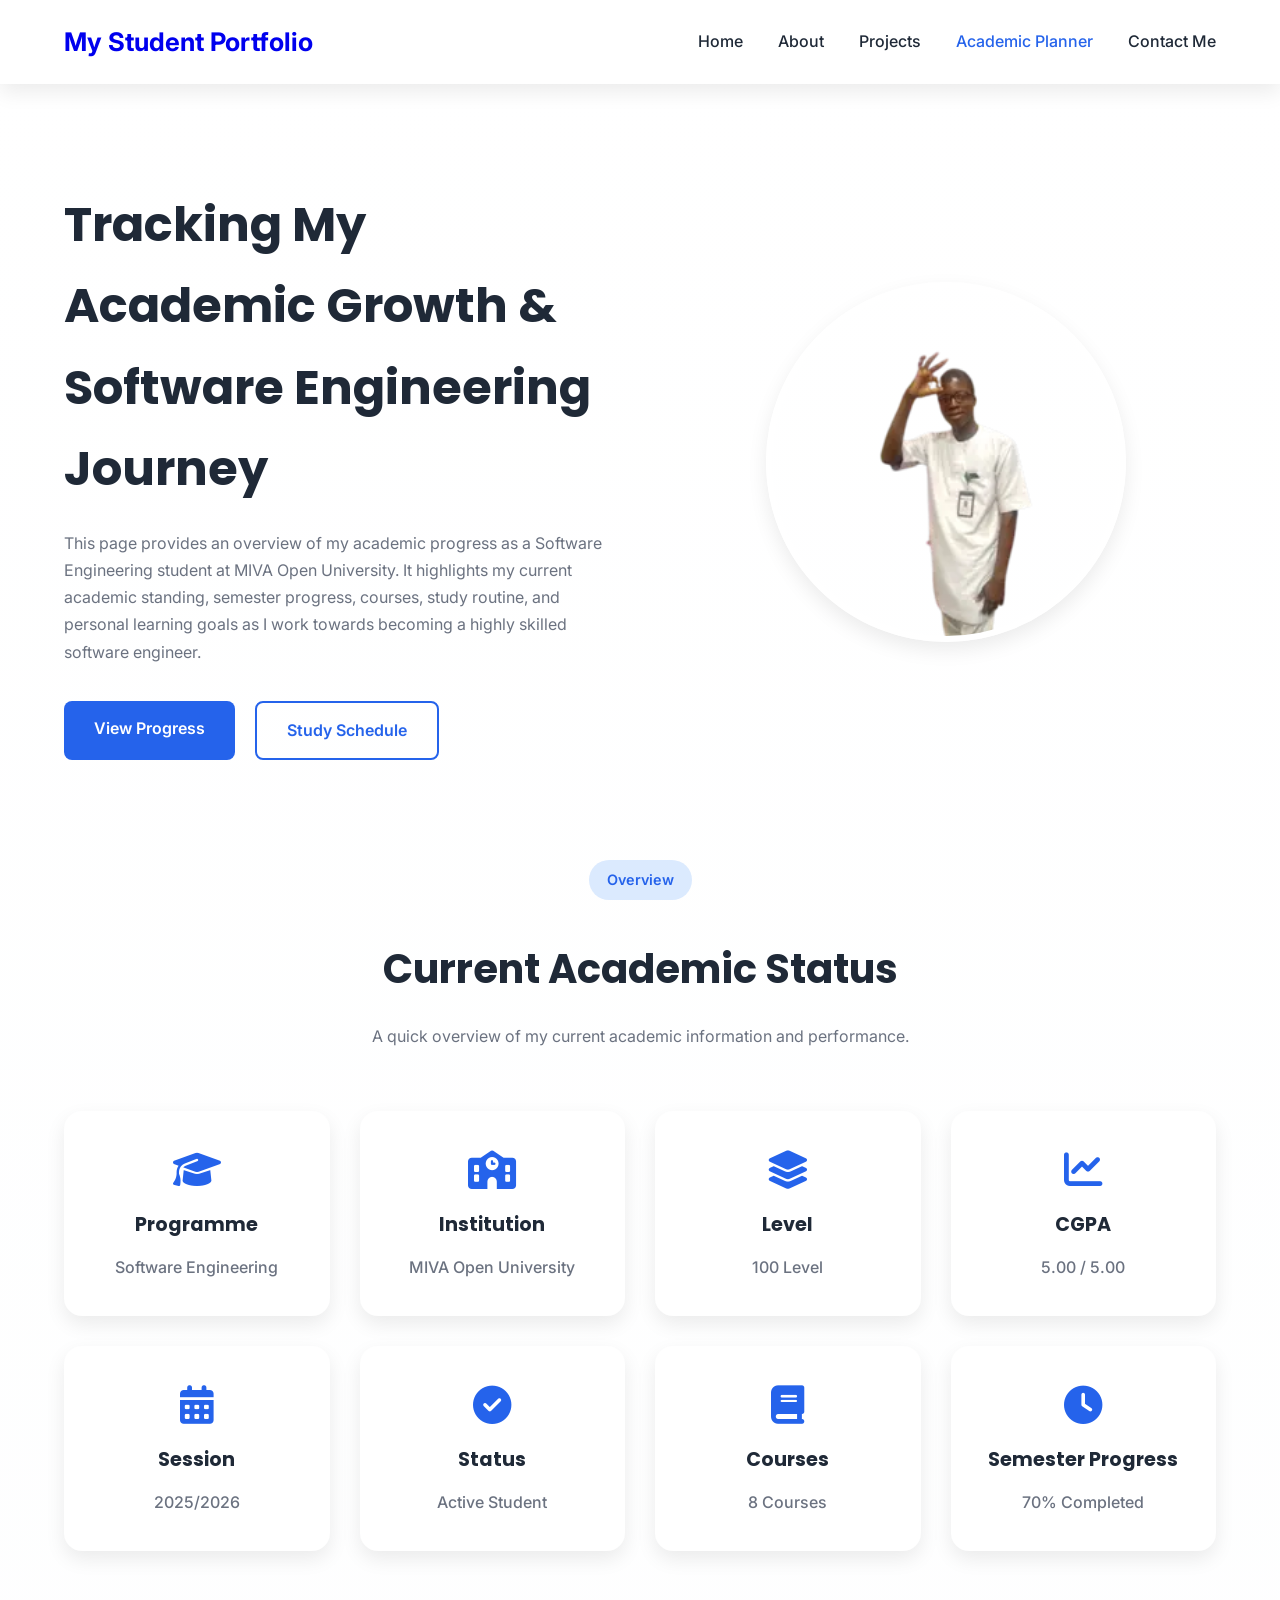
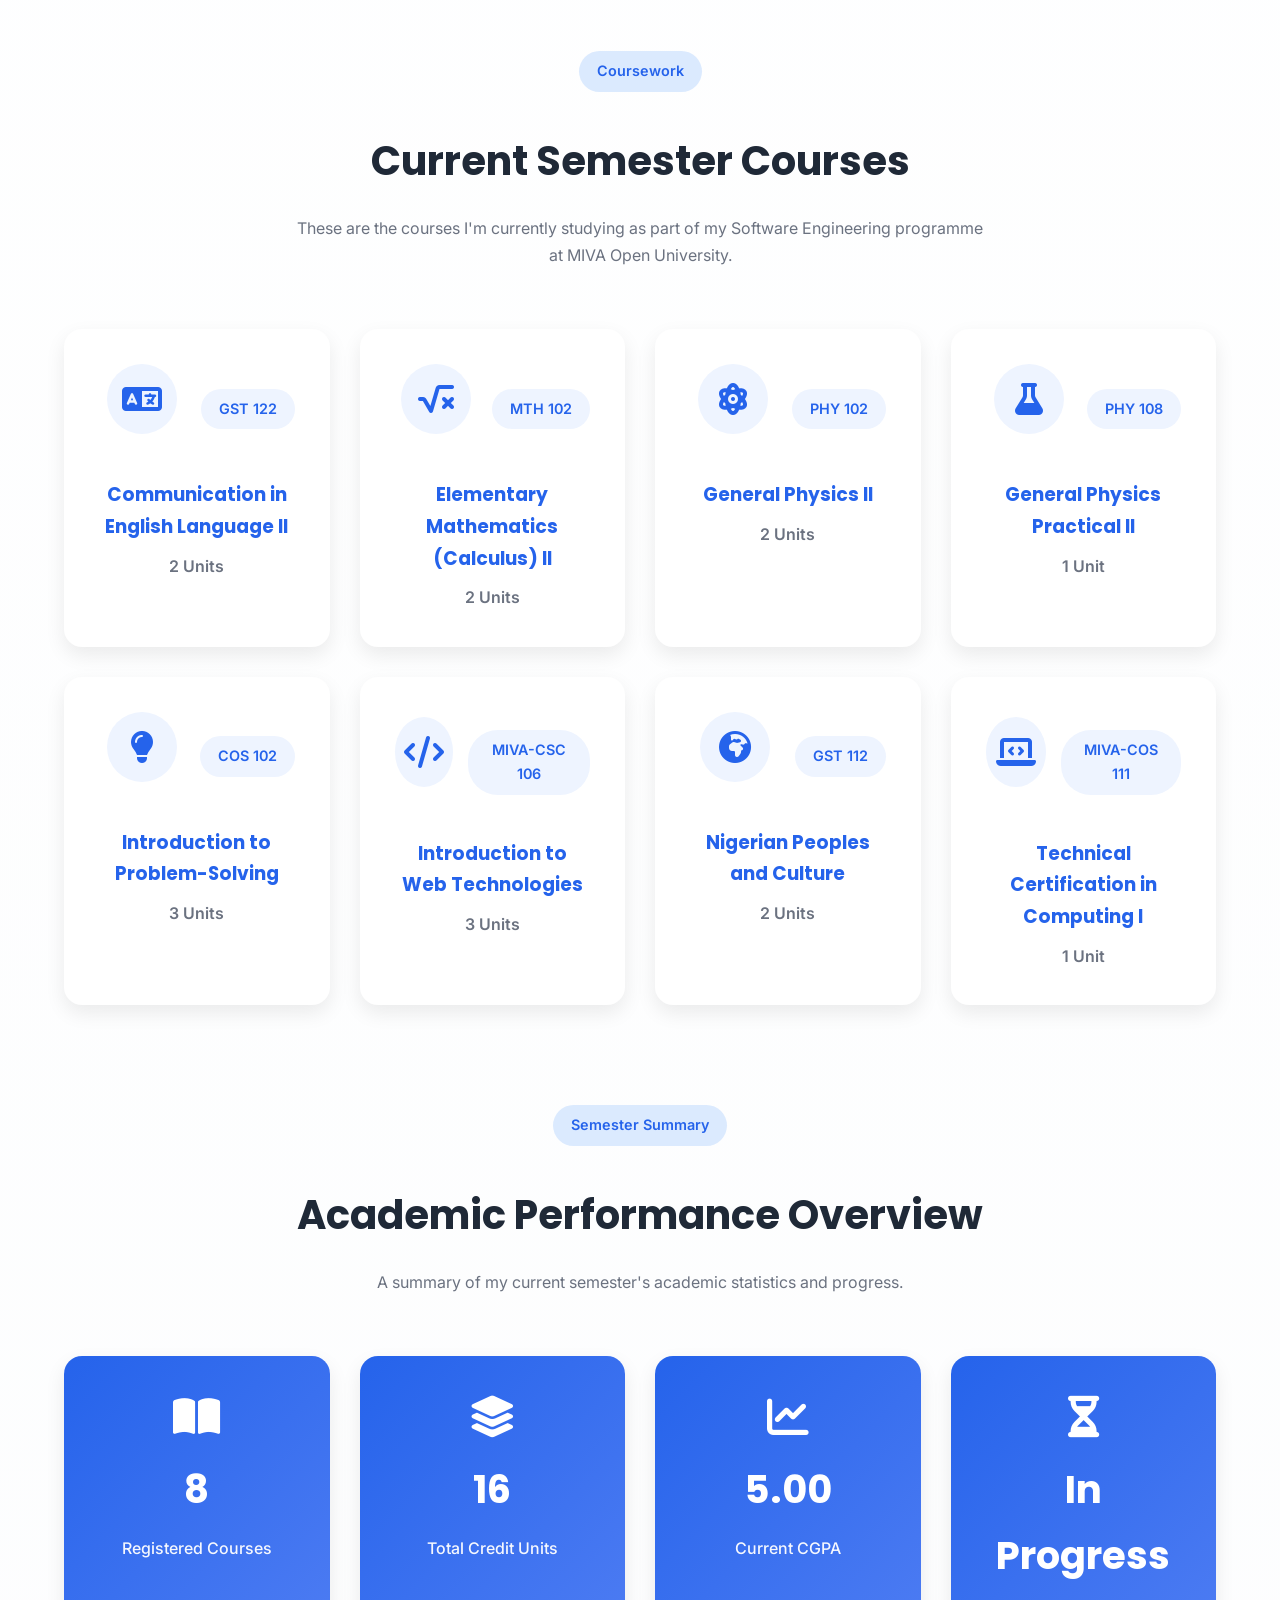
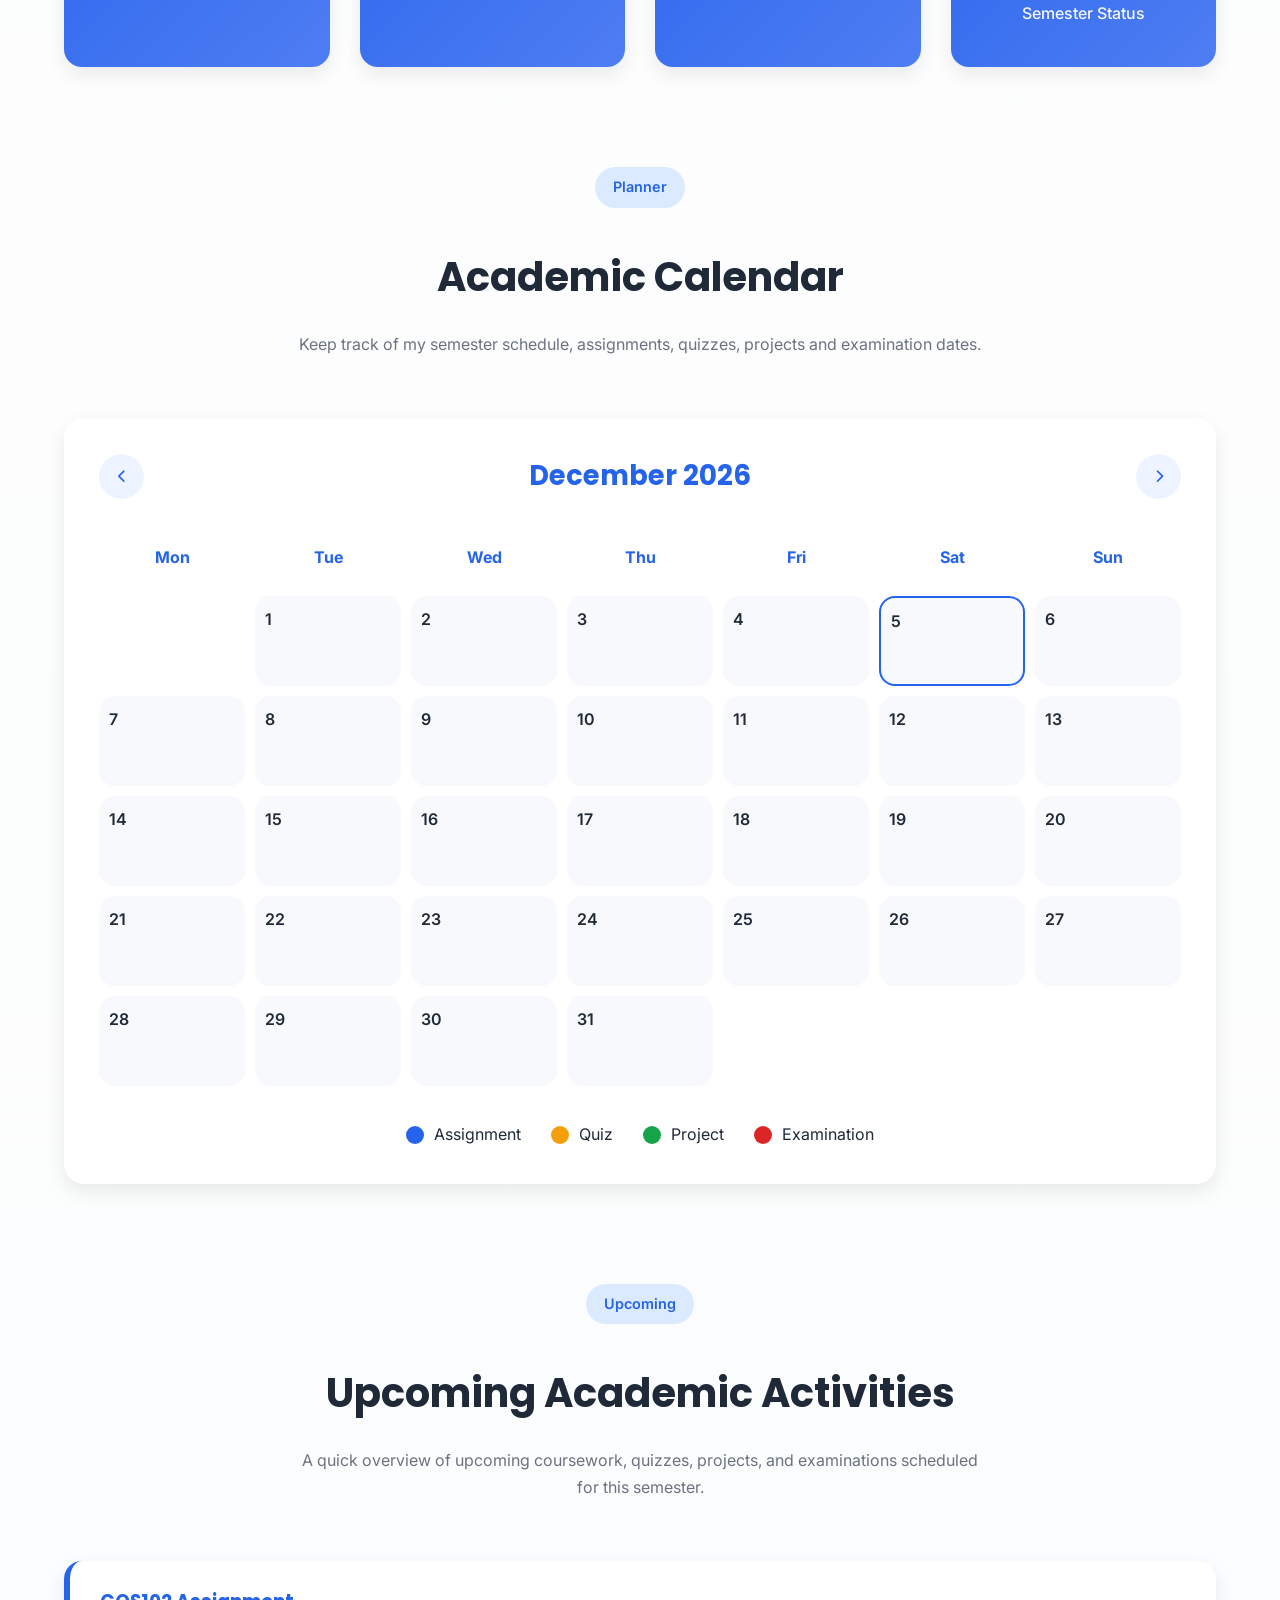
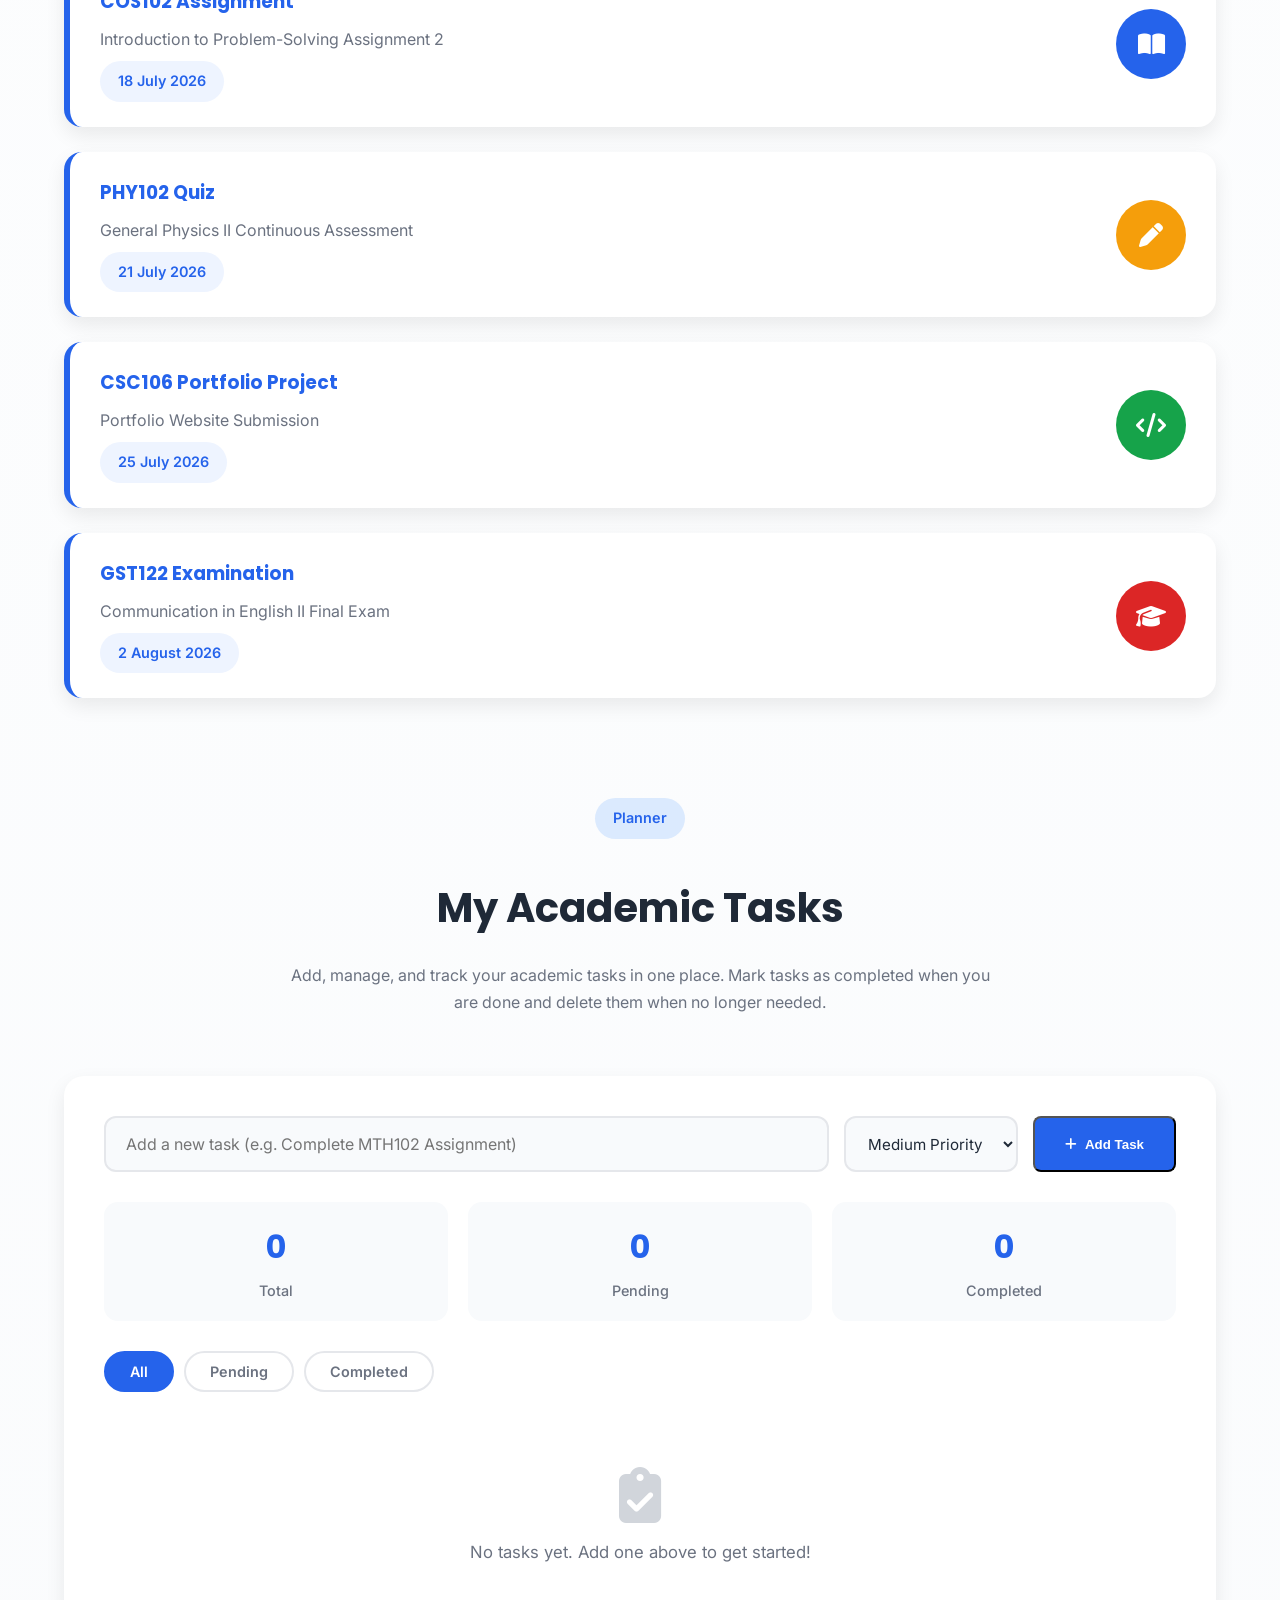
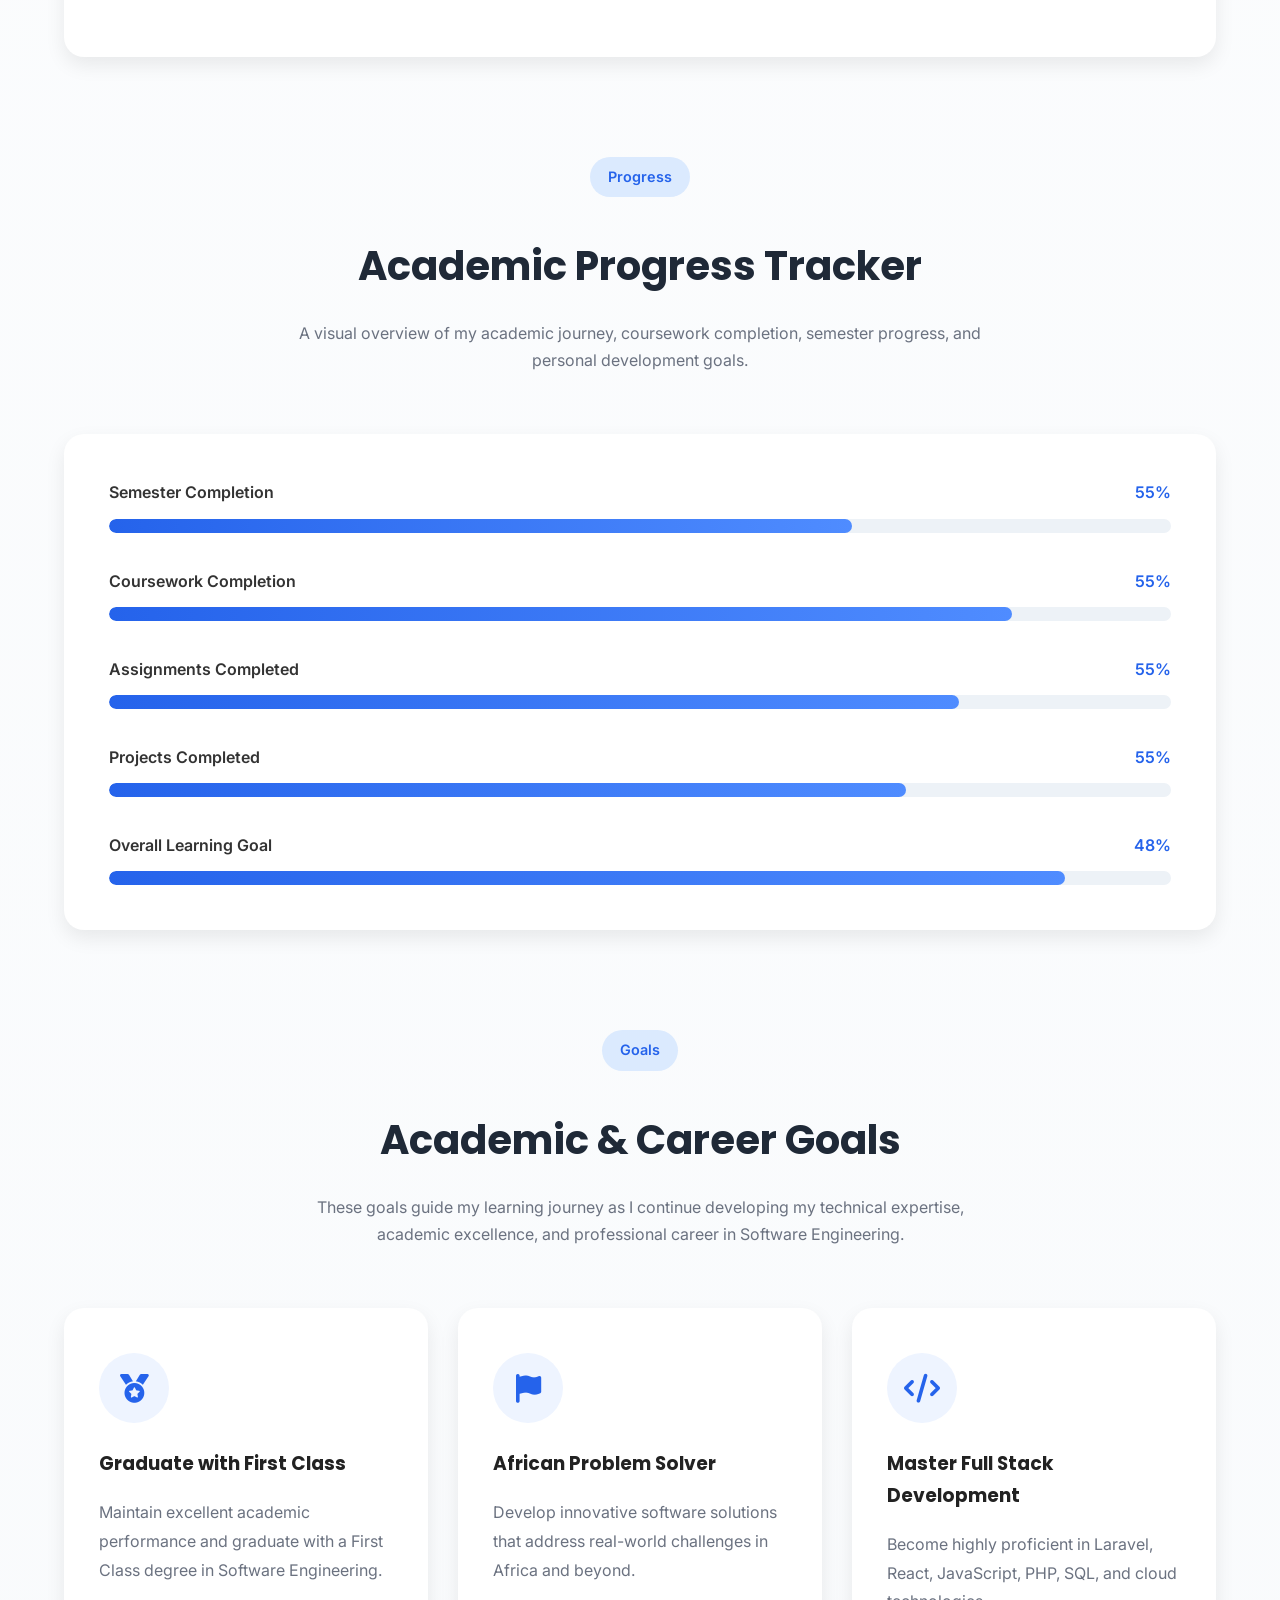
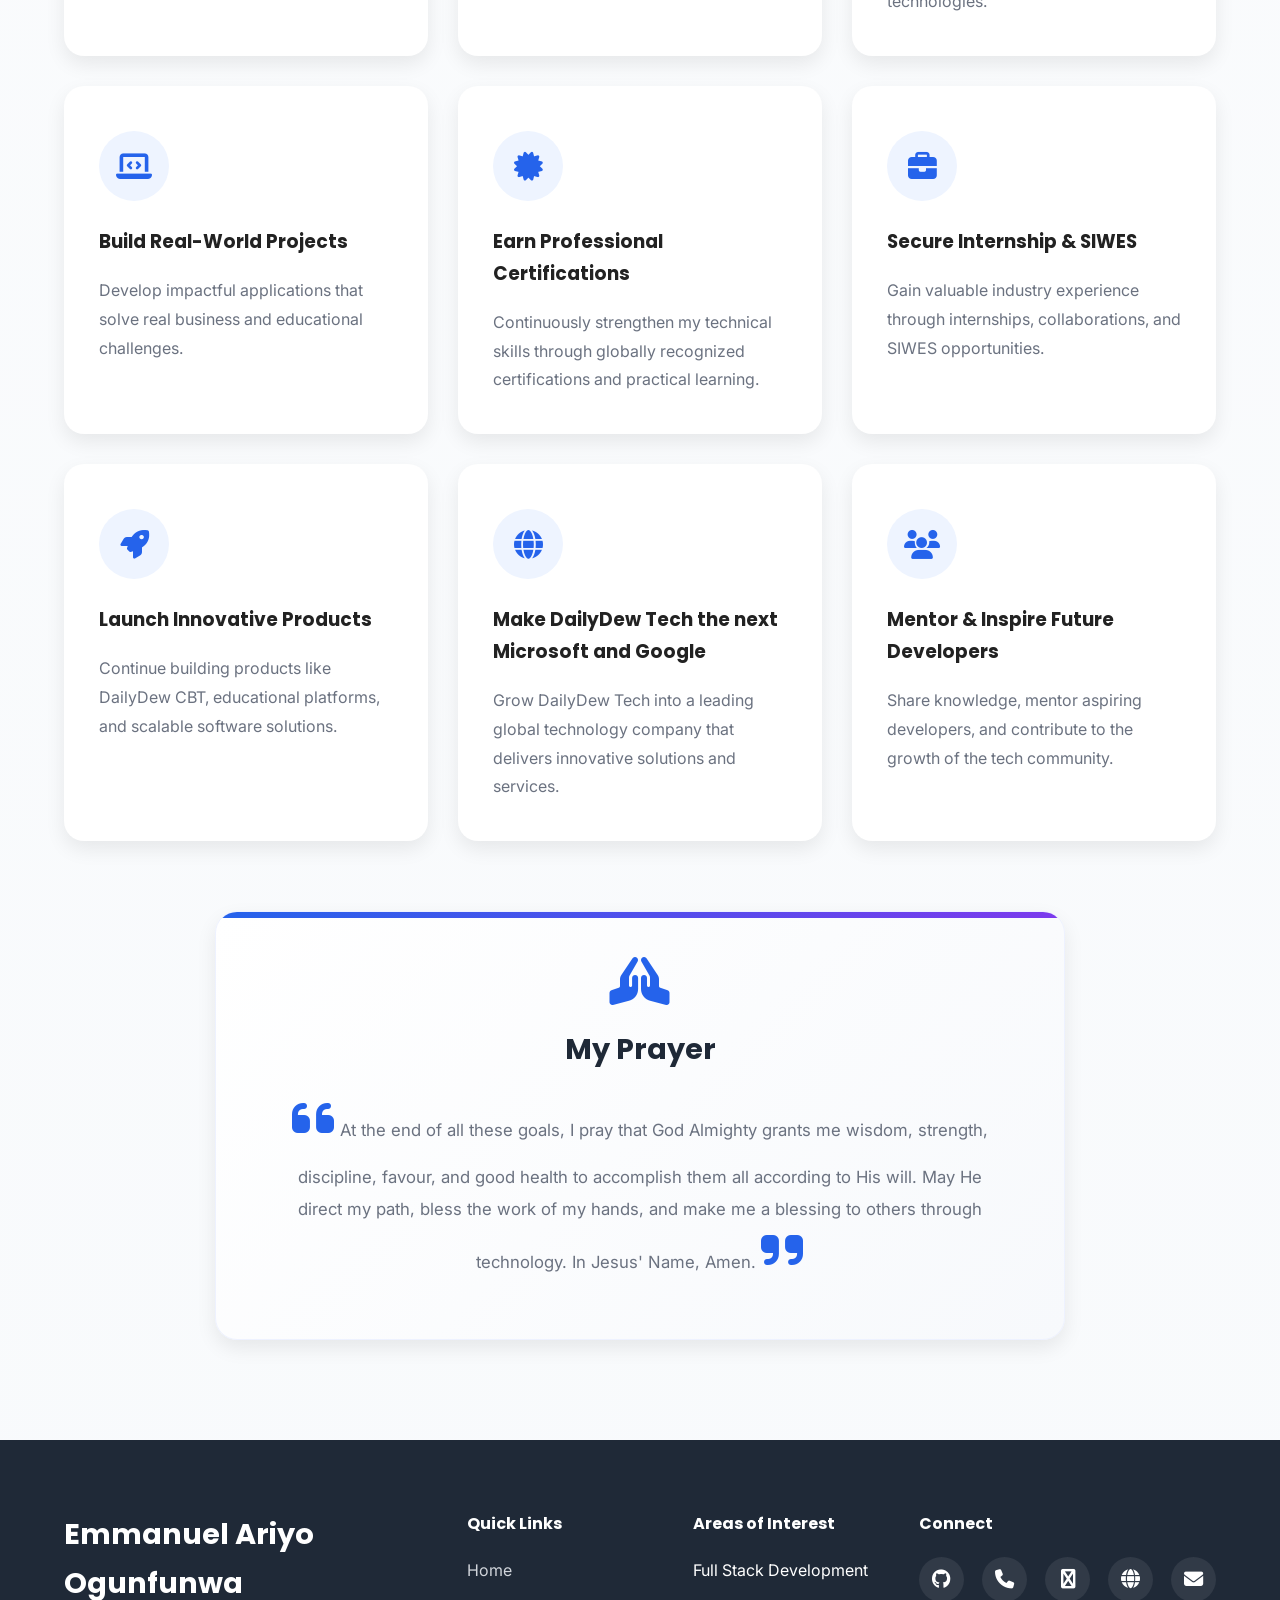
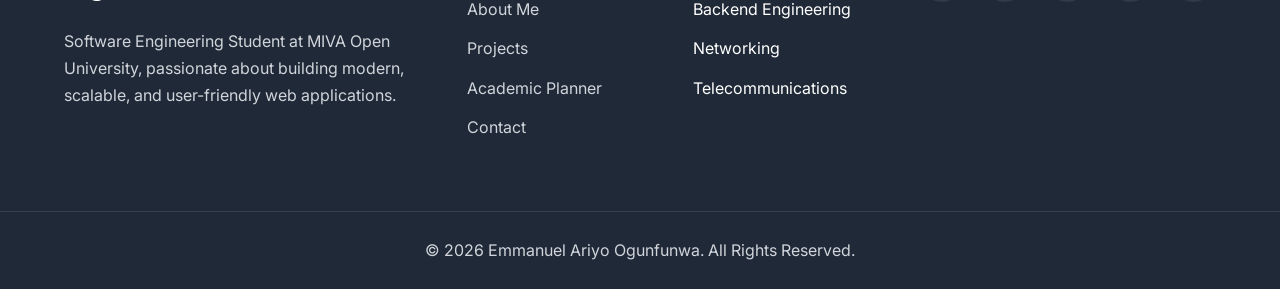
<file: acad_planner.html>
<!DOCTYPE html>
<html lang="en">
<head>
    <meta charset="UTF-8">
    <meta name="viewport" content="width=device-width, initial-scale=1.0">
    <title>Academic Planner | Emmanuel Ogunfunwa | MIVA Open University</title>

    <!-- SEO Meta -->
    <meta name="description" content="Academic planner of Emmanuel Ogunfunwa, a Software Engineering student at MIVA Open University. Track courses, CGPA, tasks, assignments, and academic calendar for the 2025/2026 session.">
    <meta name="keywords" content="Emmanuel Ogunfunwa, academic planner, MIVA Open University, software engineering, CGPA, semester courses, student dashboard">
    <meta name="author" content="Emmanuel Ogunfunwa">

    <!-- Open Graph -->
    <meta property="og:type" content="website">
    <meta property="og:title" content="Academic Planner | Emmanuel Ogunfunwa | MIVA Open University">
    <meta property="og:description" content="Academic planner of Emmanuel Ogunfunwa, a Software Engineering student at MIVA Open University. Track courses, tasks, and academic progress.">
    <meta property="og:image" content="assets/img/og-image.png">
    <meta property="og:url" content="https://mystuport.vercel.app/acad_planner.html">
    <meta property="og:site_name" content="Emmanuel Ogunfunwa Portfolio">

    <!-- Twitter Card -->
    <meta name="twitter:card" content="summary_large_image">
    <meta name="twitter:title" content="Academic Planner | Emmanuel Ogunfunwa | MIVA Open University">
    <meta name="twitter:description" content="Academic planner of Emmanuel Ogunfunwa. Track courses, tasks, and academic progress at MIVA Open University.">
    <meta name="twitter:image" content="assets/img/og-image.png">

    <!-- Favicon -->
    <link rel="icon" type="image/x-icon" href="assets/img/favicon.ico">

    <!-- CSS -->
    <link rel="stylesheet" href="assets/styles.css">

    <!-- Google Fonts -->
    <link rel="preconnect" href="https://fonts.googleapis.com">
    <link rel="preconnect" href="https://fonts.gstatic.com" crossorigin>
    <link href="https://fonts.googleapis.com/css2?family=Inter:wght@300;400;500;600;700&family=Poppins:wght@500;600;700&display=swap" rel="stylesheet">

    <!-- Menu Toggle -->
    <link rel="stylesheet" href="https://cdnjs.cloudflare.com/ajax/libs/font-awesome/6.7.2/css/all.min.css">
</head>

<body>

    <header>
        <nav class="navbar">
            <div class="logo">
                <a href="index.html">
                    My Student Portfolio
                </a>
            </div>

            <div class="menu-toggle" id="menu-toggle">
                <i class="fa-solid fa-bars"></i>
            </div>

            <ul class="nav-links">
                <li>
                    <a href="index.html">
                        Home
                    </a>
                </li>
                <li>
                    <a href="about.html">
                        About
                    </a>
                </li>
                <li>
                    <a href="projects.html">
                        Projects
                    </a>
                </li>
                <li>
                    <a href="acad_planner.html" class="active">
                        Academic Planner
                    </a>
                </li>
                <li>
                    <a href="contact.html">
                        Contact Me
                    </a>
                </li>
            </ul>
        </nav>
    </header>

    <main>

        <!-- ACADEMIC HERO -->

        <section class="page-hero">

            <div class="page-hero-content hero-text" data-animation="fade-right">

                <!-- <span class="section-tag">
                    Academic Planner
                </span> -->

                <h1>
                    Tracking My Academic Growth & Software Engineering Journey
                </h1>

                <p>
                    This page provides an overview of my academic progress as a Software
                    Engineering student at MIVA Open University. It highlights my current
                    academic standing, semester progress, courses, study routine, and
                    personal learning goals as I work towards becoming a highly skilled
                    software engineer.
                </p>

                <div class="hero-buttons">

                    <a href="#academic-status" class="btn btn-primary">
                        View Progress
                    </a>

                    <a href="#study-plan" class="btn btn-secondary">
                        Study Schedule
                    </a>

                </div>

            </div>

            <div class="page-hero-image" data-animation="fade-left">

                <img
                    src="./assets/img/profile.webp"
                    alt="Emmanuel Ariyo Ogunfunwa">

            </div>

        </section>

        <!-- CURRENT ACADEMIC STATUS -->

        <section class="academic-status" id="academic-status" data-animation="fade-up">

            <div class="section-heading">

                <span class="section-tag">
                    Overview
                </span>

                <h2>
                    Current Academic Status
                </h2>

                <p class="section-description">
                    A quick overview of my current academic information and performance.
                </p>

            </div>

            <div class="status-grid stagger-children" data-animation="fade-up">

                <div class="status-card">

                    <i class="fa-solid fa-graduation-cap"></i>

                    <h3>Programme</h3>

                    <p>Software Engineering</p>

                </div>

                <div class="status-card">

                    <i class="fa-solid fa-school"></i>

                    <h3>Institution</h3>

                    <p>MIVA Open University</p>

                </div>

                <div class="status-card">

                    <i class="fa-solid fa-layer-group"></i>

                    <h3>Level</h3>

                    <p>100 Level</p>

                </div>

                <div class="status-card">

                    <i class="fa-solid fa-chart-line"></i>

                    <h3>CGPA</h3>

                    <p>5.00 / 5.00</p>

                </div>

                <div class="status-card">

                    <i class="fa-solid fa-calendar-days"></i>

                    <h3>Session</h3>

                    <p>2025/2026</p>

                </div>

                <div class="status-card">

                    <i class="fa-solid fa-circle-check"></i>

                    <h3>Status</h3>

                    <p>Active Student</p>

                </div>

                <div class="status-card">
                    
                    <i class="fa-solid fa-book"></i>

                    <h3>Courses</h3>

                    <p>8 Courses</p>
                </div>

                <div class="status-card">
                    
                    <i class="fa-solid fa-clock"></i>

                    <h3>Semester Progress</h3>

                    <p>70% Completed</p>
                </div>

            </div>

        </section>

        <!-- CURRENT SEMESTER COURSES -->

        <section class="semester-courses" data-animation="fade-up">

            <div class="section-heading">

                <span class="section-tag">
                    Coursework
                </span>

                <h2>
                    Current Semester Courses
                </h2>

                <p class="section-description">
                    These are the courses I'm currently studying as part of my Software
                    Engineering programme at MIVA Open University.
                </p>

            </div>

            <div class="course-grid stagger-children" data-animation="fade-up">

                <!-- Loaded with JavaScript -->

            </div>

        </section>


        <!-- SEMESTER SUMMARY -->

        <section class="semester-summary" data-animation="fade-up">

            <div class="section-heading">

                <span class="section-tag">
                    Semester Summary
                </span>

                <h2>
                    Academic Performance Overview
                </h2>

                <p class="section-description">
                    A summary of my current semester's academic statistics and progress.
                </p>

            </div>

            <div class="summary-grid stagger-children" data-animation="fade-up">

                <div class="summary-card">

                    <i class="fa-solid fa-book-open"></i>

                    <h3>8</h3>

                    <p>Registered Courses</p>

                </div>

                <div class="summary-card">

                    <i class="fa-solid fa-layer-group"></i>

                    <h3>16</h3>

                    <p>Total Credit Units</p>

                </div>

                <div class="summary-card">

                    <i class="fa-solid fa-chart-line"></i>

                    <h3>5.00</h3>

                    <p>Current CGPA</p>

                </div>

                <div class="summary-card">

                    <i class="fa-solid fa-hourglass-half"></i>

                    <h3>In Progress</h3>

                    <p>Semester Status</p>

                </div>

            </div>

        </section>

        <!-- ACADEMIC CALENDAR -->

        <section class="academic-calendar" id="study-plan" data-animation="fade-up">

            <div class="section-heading">

                <span class="section-tag">
                    Planner
                </span>

                <h2>
                    Academic Calendar
                </h2>

                <p class="section-description">
                    Keep track of my semester schedule, assignments, quizzes,
                    projects and examination dates.
                </p>

            </div>

            <div class="calendar-container" data-animation="fade-up">

                <div class="calendar-header">

                    <button class="calendar-btn" id="prevMonth">

                        <i class="fa-solid fa-chevron-left"></i>

                    </button>

                    <h3 id="monthYear"></h3>

                    <button class="calendar-btn" id="nextMonth">

                        <i class="fa-solid fa-chevron-right"></i>

                    </button>

                </div>

                <div class="calendar-grid" id="calendar">

                    <!-- Generated with JavaScript -->

                </div>

                <div class="calendar-legend">

                    <div>

                        <span class="legend assignment"></span>

                        Assignment

                    </div>

                    <div>

                        <span class="legend quiz"></span>

                        Quiz

                    </div>

                    <div>

                        <span class="legend project"></span>

                        Project

                    </div>

                    <div>

                        <span class="legend exam"></span>

                        Examination

                    </div>

                </div>

            </div>

        </section>

        <!-- UPCOMING ACADEMIC ACTIVITIES -->

        <section class="academic-activities" data-animation="fade-up">

            <div class="section-heading">

                <span class="section-tag">
                    Upcoming
                </span>

                <h2>
                    Upcoming Academic Activities
                </h2>

                <p class="section-description">
                    A quick overview of upcoming coursework, quizzes, projects,
                    and examinations scheduled for this semester.
                </p>

            </div>

            <div class="activities-list">

                <!-- Loaded by JavaScript -->

            </div>

        </section>

        <!-- INTERACTIVE TASK PLANNER -->

        <section class="task-planner" data-animation="fade-up">

            <div class="section-heading">

                <span class="section-tag">
                    Planner
                </span>

                <h2>
                    My Academic Tasks
                </h2>

                <p class="section-description">
                    Add, manage, and track your academic tasks in one place. Mark tasks as
                    completed when you are done and delete them when no longer needed.
                </p>

            </div>

            <div class="task-planner-container">

                <div class="task-input-area">

                    <form id="task-form">

                        <div class="task-input-group">

                            <input
                                type="text"
                                id="task-input"
                                placeholder="Add a new task (e.g. Complete MTH102 Assignment)"
                                autocomplete="off"
                                required>

                            <select id="task-priority">
                                <option value="low">Low Priority</option>
                                <option value="medium" selected>Medium Priority</option>
                                <option value="high">High Priority</option>
                            </select>

                            <button type="submit" class="btn btn-primary">
                                <i class="fa-solid fa-plus"></i>
                                Add Task
                            </button>

                        </div>

                    </form>

                </div>

                <div class="task-stats">

                    <div class="task-stat">
                        <span class="task-stat-number" id="total-count">0</span>
                        <span class="task-stat-label">Total</span>
                    </div>

                    <div class="task-stat">
                        <span class="task-stat-number" id="pending-count">0</span>
                        <span class="task-stat-label">Pending</span>
                    </div>

                    <div class="task-stat">
                        <span class="task-stat-number" id="completed-count">0</span>
                        <span class="task-stat-label">Completed</span>
                    </div>

                </div>

                <div class="task-filters">

                    <button class="task-filter active" data-filter="all">All</button>

                    <button class="task-filter" data-filter="pending">Pending</button>

                    <button class="task-filter" data-filter="completed">Completed</button>

                </div>

                <ul class="task-list" id="task-list">

                    <!-- Tasks rendered by JavaScript -->

                </ul>

                <div class="task-empty" id="task-empty">
                    <i class="fa-solid fa-clipboard-check"></i>
                    <p>No tasks yet. Add one above to get started!</p>
                </div>

            </div>

        </section>

        <!-- ACADEMIC PROGRESS -->

        <section class="academic-progress" data-animation="fade-up">

            <div class="section-heading">

                <span class="section-tag">
                    Progress
                </span>

                <h2>
                    Academic Progress Tracker
                </h2>

                <p class="section-description">
                    A visual overview of my academic journey, coursework completion,
                    semester progress, and personal development goals.
                </p>

            </div>

            <div class="progress-container" data-animation="fade-up">

                <div class="progress-item">

                    <div class="progress-title">

                        <span>Semester Completion</span>

                        <span class="progress-percent">70%</span>

                    </div>

                    <div class="progress-bar">

                        <div class="progress-fill" data-width="70"></div>

                    </div>

                </div>

                <div class="progress-item">

                    <div class="progress-title">

                        <span>Coursework Completion</span>

                        <span class="progress-percent">85%</span>

                    </div>

                    <div class="progress-bar">

                        <div class="progress-fill" data-width="85"></div>

                    </div>

                </div>

                <div class="progress-item">

                    <div class="progress-title">

                        <span>Assignments Completed</span>

                        <span class="progress-percent">80%</span>

                    </div>

                    <div class="progress-bar">

                        <div class="progress-fill" data-width="80"></div>

                    </div>

                </div>

                <div class="progress-item">

                    <div class="progress-title">

                        <span>Projects Completed</span>

                        <span class="progress-percent">75%</span>

                    </div>

                    <div class="progress-bar">

                        <div class="progress-fill" data-width="75"></div>

                    </div>

                </div>

                <div class="progress-item">

                    <div class="progress-title">

                        <span>Overall Learning Goal</span>

                        <span class="progress-percent">90%</span>

                    </div>

                    <div class="progress-bar">

                        <div class="progress-fill" data-width="90"></div>

                    </div>

                </div>

            </div>

        </section>

        <!-- ACADEMIC GOALS -->

        <section class="academic-goals" data-animation="fade-up">

            <div class="section-heading">

                <span class="section-tag">
                    Goals
                </span>

                <h2>
                    Academic & Career Goals
                </h2>

                <p class="section-description">
                    These goals guide my learning journey as I continue developing my
                    technical expertise, academic excellence, and professional career
                    in Software Engineering.
                </p>

            </div>

            <div class="goals-grid stagger-children" data-animation="fade-up">

                <article class="goal-card">

                    <i class="fa-solid fa-medal"></i>

                    <h3>
                        Graduate with First Class
                    </h3>

                    <p>
                        Maintain excellent academic performance and graduate with a
                        First Class degree in Software Engineering.
                    </p>

                </article>

                <article class="goal-card">

                    <i class="fa-solid fa-flag"></i>

                    <h3>
                        African Problem Solver
                    </h3>

                    <p>
                        Develop innovative software solutions that address real-world
                        challenges in Africa and beyond.
                    </p>

                </article>

                <article class="goal-card">

                    <i class="fa-solid fa-code"></i>

                    <h3>
                        Master Full Stack Development
                    </h3>

                    <p>
                        Become highly proficient in Laravel, React, JavaScript,
                        PHP, SQL, and cloud technologies.
                    </p>

                </article>

                <article class="goal-card">

                    <i class="fa-solid fa-laptop-code"></i>

                    <h3>
                        Build Real-World Projects
                    </h3>

                    <p>
                        Develop impactful applications that solve real business
                        and educational challenges.
                    </p>

                </article>

                <article class="goal-card">

                    <i class="fa-solid fa-certificate"></i>

                    <h3>
                        Earn Professional Certifications
                    </h3>

                    <p>
                        Continuously strengthen my technical skills through globally
                        recognized certifications and practical learning.
                    </p>

                </article>

                <article class="goal-card">

                    <i class="fa-solid fa-briefcase"></i>

                    <h3>
                        Secure Internship & SIWES
                    </h3>

                    <p>
                        Gain valuable industry experience through internships,
                        collaborations, and SIWES opportunities.
                    </p>

                </article>

                <article class="goal-card">

                    <i class="fa-solid fa-rocket"></i>

                    <h3>
                        Launch Innovative Products
                    </h3>

                    <p>
                        Continue building products like DailyDew CBT, educational
                        platforms, and scalable software solutions.
                    </p>

                </article>

                <article class="goal-card">

                    <i class="fa-solid fa-globe"></i>

                    <h3>
                        Make DailyDew Tech the next Microsoft and Google
                    </h3>

                    <p>
                        Grow DailyDew Tech into a leading global technology company
                        that delivers innovative solutions and services.
                    </p>

                </article>

                <article class="goal-card">

                    <i class="fa-solid fa-users"></i>

                    <h3>
                        Mentor & Inspire Future Developers

                    </h3>

                    <p>
                        Share knowledge, mentor aspiring developers, and contribute to
                        the growth of the tech community.
                    </p>


                </article>


            </div>

            <div class="prayer-card" data-animation="zoom-in">

                <i class="fa-solid fa-hands-praying"></i>

                <h3>My Prayer</h3>

                <p>
                    <!-- Quotation mark icon -->
                    <i class="fa-solid fa-quote-left"></i>
                    
                    At the end of all these goals, I pray that God Almighty grants me
                    wisdom, strength, discipline, favour, and good health to accomplish
                    them all according to His will. May He direct my path, bless the work
                    of my hands, and make me a blessing to others through technology.
                    In Jesus' Name, Amen.

                    <i class="fa-solid fa-quote-right"></i>
                </p>

            </div>

        </section>

        <!-- FOOTER -->

        <footer class="footer" data-animation="fade-up">

            <div class="footer-container">

                <!-- Brand -->

                <div class="footer-brand">

                    <h3>Emmanuel Ariyo Ogunfunwa</h3>

                    <p>
                        Software Engineering Student at MIVA Open University, passionate
                        about building modern, scalable, and user-friendly web applications.
                    </p>

                </div>

                <!-- Quick Links -->

                <div class="footer-column">

                    <h4>Quick Links</h4>

                    <ul>

                        <li><a href="index.html">Home</a></li>

                        <li><a href="about.html">About Me</a></li>

                        <li><a href="projects.html">Projects</a></li>

                        <li><a href="acad_planner.html">Academic Planner</a></li>

                        <li><a href="contact.html">Contact</a></li>

                    </ul>

                </div>

                <!-- Interests -->

                <div class="footer-column">

                    <h4>Areas of Interest</h4>

                    <ul>

                        <li>Full Stack Development</li>

                        <li>Backend Engineering</li>

                        <li>Networking</li>

                        <li>Telecommunications</li>

                    </ul>

                </div>

                <!-- Connect -->

                <div class="footer-column">

                    <h4>Connect</h4>

                    <div class="social-links">

                        <a href="https://github.com/BroCode-glithch" target="_blank">
                            <i class="fa-brands fa-github"></i>
                        </a>

                        <a href="tel:+2348081770338">
                            <i class="fa-solid fa-phone"></i>
                        </a>

                        <a href="https://wa.me/2348081770338/?text=Hello%20Emmanuel!" target="_blank">
                            <i class="fa-solid fa-whatsapp"></i>
                        </a>

                        <a href="https://dailydewtech.com.ng" target="_blank">
                            <i class="fa-solid fa-globe"></i>
                        </a>

                        <a href="mailto:e.ogunfunwa1129@miva.edu.ng">
                            <i class="fa-solid fa-envelope"></i>
                        </a>

                    </div>

                </div>

            </div>

            <div class="footer-bottom">

                <p>

                    © 2026 Emmanuel Ariyo Ogunfunwa. All Rights Reserved.

                </p>

            </div>

        </footer>
    </main>

    <script src="assets/jss.js"></script>

</body>

</html>
</file>
<file: assets/styles.css>
/* ===================================
   CSS VARIABLES
=================================== */

:root{

    --primary:#2563eb;
    --primary-dark:#1d4ed8;

    --secondary:#f97316;

    --dark:#1f2937;

    --gray:#6b7280;

    --light:#f8fafc;

    --white:#ffffff;

    --shadow:0 8px 20px rgba(0,0,0,.08);

}

/* ===================================
   RESET
=================================== */

*{
    margin:0;
    padding:0;
    box-sizing:border-box;
}

html{
    scroll-behavior:smooth;
}

img{
    max-width:100%;
    display:block;
}

body{

    font-family:'Inter',sans-serif;

    background: linear-gradient(
        to bottom,
        var(--white),
        var(--light)
    );

    color:var(--dark);

    line-height:1.7;

}

/* ===================================
   GLOBAL STYLES
=================================== */

h1,h2,h3,h4{

    font-family:'Poppins',sans-serif;

}

a{

    text-decoration:none;

}

ul{

    list-style:none;

}


/* ===================================
   HEADER & NAVIGATION
=================================== */

header{

    background:var(--white);

    box-shadow:var(--shadow);

    position:sticky;

    top:0;

    z-index:1000;

}

.navbar{

    width:min(90%,1200px);

    margin:auto;

    display:flex;

    justify-content:space-between;

    align-items:center;

    padding:20px 0;

}

.logo{

    font-size:1.6rem;

    font-weight:700;

    color:var(--primary);

}

.menu-toggle{

    display:none;

    font-size:2rem;

    cursor:pointer;

    color:var(--primary);

}

.nav-links{

    display:flex;

    gap:35px;

}

.nav-links a{

    color:var(--dark);

    font-weight:500;

    transition:.3s;

}

.nav-links a:hover,

.nav-links .active{

    color:var(--primary);

}

/* ===================================
   HERO SECTION
=================================== */

.hero{

    width:min(90%,1200px);

    margin:auto;

    min-height:90vh;

    display:flex;

    justify-content:space-between;

    align-items:center;

    gap:60px;

}

.hero-text{

    flex:1;

}

.hero-text h1{

    font-size:3.2rem;

    margin-bottom:15px;

}

.hero-text h2{

    color:var(--primary);

    margin-bottom:20px;

}

.hero-text p{

    color:var(--gray);

    margin-bottom:35px;

    max-width:550px;

}

/* ===================================
   BUTTONS
=================================== */

.hero-buttons{

    display:flex;

    gap:20px;

}

.btn{

    display:inline-block;

    padding:14px 30px;

    border-radius:8px;

    transition:.3s;

    font-weight:600;

}

.btn:hover{

    transform:translateY(-3px);

    box-shadow:0 10px 20px rgba(37,99,235,.25);

}

.btn-primary{

    background:var(--primary);

    color:var(--white);

}

.btn-primary:hover{

    background:var(--primary-dark);

}

.btn-secondary{

    border:2px solid var(--primary);

    color:var(--primary);

}

.btn-secondary:hover{

    background:var(--primary);

    color:var(--white);

}

.hero-image{

    flex:1;

    display:flex;

    justify-content:center;

}

.hero-image img{

    width:360px;

    height:360px;

    object-fit:cover;

    border-radius:50%;

    border:6px solid var(--white);

    box-shadow:var(--shadow);

    transition: 4s;

}

.hero-image img:hover {

    transform: scale(1.04);

    cursor: pointer;

}

/* ===================================
   RESPONSIVE DESIGN
=================================== */

@media(max-width:768px){

    .navbar{

        position:relative;

        flex-wrap:wrap;

    }

    .menu-toggle{

        display:block;

    }

    .nav-links{

        display:none;

        width:100%;

        flex-direction:column;

        margin-top:20px;

        gap:15px;

    }

    .nav-links.active{

        display:flex;

    }

    .hero{

        flex-direction:column-reverse;

        text-align:center;

        padding:60px 0;

    }

    .hero-text p{

        max-width:100%;

    }

    .hero-buttons{

        justify-content:center;

    }

    .hero-image img{

        width:250px;

        height:250px;

    }

    .page-hero{

        flex-direction:column-reverse;

        text-align:center;

        gap:40px;

    }

    .page-hero-content p{

        max-width:100%;

    }

    .page-hero-image img{

        width:250px;

        height:250px;

    }

}

/* ===================================
   ABOUT PREVIEW
=================================== */

.about-preview{

    width:min(90%,1200px);

    margin:100px auto;

    display:flex;

    align-items:center;

    gap:70px;

}

.about-image{

    flex:1;

}

.about-image img{

    width:100%;

    max-width:420px;

    border-radius:20px;

    box-shadow:var(--shadow);

}

.about-content{

    flex:1;

}

.section-tag{

    display:inline-block;

    background:#dbeafe;

    color:var(--primary);

    padding:8px 18px;

    border-radius:50px;

    font-size:.9rem;

    font-weight:600;

    margin-bottom:20px;

}

.section-tag:hover{

    background:var(--primary);

    color:var(--white);

    cursor:pointer;

    transition:all .3s ease-in-out;

}

.about-content h2{

    font-size:2.3rem;

    margin-bottom:20px;

}

.about-content p{

    color:var(--gray);

    margin-bottom:20px;

}

/* ===================================
   SKILLS
=================================== */

.skills{

    width:min(90%,1200px);

    margin:100px auto;

}

.section-heading{

    text-align:center;

    margin-bottom:60px;

}

.section-heading h2{

    font-size:2.5rem;

    margin-top:15px;

}

.section-description{

    max-width:700px;

    margin:20px auto 0;

    color:var(--gray);

}

.skills-grid{

    display:grid;

    grid-template-columns:repeat(auto-fit,minmax(250px,1fr));

    gap:30px;

}

.skill-card{

    background:var(--white);

    padding:40px 30px;

    border-radius:15px;

    text-align:center;

    box-shadow:var(--shadow);

    border:1px solid #e5e7eb;

    transition:.3s;

    cursor:pointer;

    display:flex;

    flex-direction:column;

    justify-content:flex-start;

    height:100%;

}

.skill-card:hover{

    transform:translateY(-10px);

    box-shadow:0 18px 40px rgba(37,99,235,.18);

}

.skill-card i{

    font-size:3rem;

    color:var(--primary);

    margin-bottom:20px;

    transition:.3s;

}

.skill-card:hover i{

    transform:scale(1.15);

    color:var(--secondary);

}

.skill-card h3{

    margin-bottom:15px;

}

.skill-card p{

    color:var(--gray);

    font-size:.95rem;

}

/* ===================================
   FEATURED PROJECTS
=================================== */

.featured-projects{

    width:min(90%,1200px);

    margin:100px auto;

}

.project-grid{

    display:grid;

    grid-template-columns:repeat(auto-fit,minmax(320px,1fr));

    gap:35px;

}

.project-header{

    display:flex;

    justify-content:space-between;

    align-items:flex-start;

    gap:15px;

    margin-bottom:15px;

}

.project-status{

    background:#e8f7ec;

    color:#16a34a;

    padding:6px 12px;

    border-radius:50px;

    font-size:.8rem;

    font-weight:600;

    white-space:nowrap;

}

.project-status.completed{

    background:#e8f7ec;

    color:#16a34a;

}

.project-status.in-development{

    background:#fff8e5;

    color:#d97706;

}

.project-status.planned{

    background:#eef4ff;

    color:var(--primary);

}

.project-meta{

    display:flex;

    gap:20px;

    flex-wrap:wrap;

    margin-bottom:18px;

    color:var(--gray);

    font-size:.9rem;

}

.project-meta span{

    display:flex;

    align-items:center;

    gap:8px;

}

.project-info{

    margin:25px 0;

    display:flex;

    flex-direction:column;

    gap:12px;

    color:var(--gray);

    font-size:.95rem;

}

.project-info span{

    display:flex;

    align-items:center;

    gap:10px;

}

.project-buttons{

    display:flex;

    gap:15px;

    margin-top:30px;

}

.project-card{

    background:var(--white);

    border-radius:15px;

    overflow:hidden;

    box-shadow:var(--shadow);

    transition:.3s;

    display: flex;

    flex-direction: column;

    cursor:pointer;

}

.project-card:hover{

    transform:translateY(-8px);

}

.project-card img{

    width:100%;

    height:220px;

    object-fit:cover;

    transition:.4s;

}

.project-card:hover img{

    transform:scale(1.05);

}

.project-content{

    padding:25px;

    display:flex;

    flex-direction:column;

    flex:1;

}

.project-content h3{

    margin-bottom:15px;

}

.project-content p{

    color:var(--gray);

    margin-bottom:25px;

}

.project-buttons{

    margin-top:auto;

    display:flex;

    gap:12px;

    flex-wrap:wrap;

}

.project-tech{

    margin:20px 0;

}

.project-tech span{

    background:#eef4ff;

    color:var(--primary);

    padding:6px 14px;

    border-radius:50px;

    font-size:.85rem;

    font-weight:600;

}


.tech-tag{

    display:inline-block;

    padding:6px 12px;

    margin:5px 5px 0 0;

    border-radius:50px;

    background:#dbeafe;

    color:var(--primary);

    font-size:.8rem;

    font-weight:600;

}

.tech-tag:hover{

    background:var(--primary);

    color:var(--white);

    cursor:pointer;

    transition:all .3s ease-in-out;

}

/* ===================================
   ACADEMIC JOURNEY
=================================== */

.academic{

    width:min(90%,1200px);

    margin:100px auto;

    display:grid;

    grid-template-columns:1.2fr 1fr;

    gap:60px;

    align-items:center;

}

.academic-info h2{

    font-size:2.5rem;

    margin:20px 0;

}

.academic-info p{

    color:var(--gray);

    margin-bottom:35px;

}

.academic-details{

    display:grid;

    grid-template-columns:repeat(2,1fr);

    gap:20px;

    transition:.3s;

    cursor:pointer;

}

.academic-details div{

    background:var(--white);

    padding:18px;

    border-radius:12px;

    box-shadow:var(--shadow);

    transition:.3s;

}

.academic-details strong{

    display:block;

    margin-bottom:8px;

    color:var(--primary);

}

.academic-details span{

    color:var(--gray);

}

.achievement-grid{

    display:grid;

    grid-template-columns:repeat(2,1fr);

    gap:20px;

}

.achievement-card{

    background:var(--primary);

    color:white;

    padding:35px 25px;

    border-radius:15px;

    text-align:center;

    transition:.3s;

    cursor: pointer;

}

.achievement-card:hover{

    transform:translateY(-8px);

    box-shadow:0 18px 40px rgba(37,99,235,.35);

}

.achievement-card h3{

    font-size:2rem;

    margin-bottom:10px;

}

.achievement-card i{

    font-size:2.5rem;

    margin-bottom:20px;

    color:#fbbf24;

}

@media (max-width:768px){

    .academic{

        grid-template-columns:1fr;

    }

    .academic-details{

        grid-template-columns:1fr;

    }

    .achievement-grid{

        grid-template-columns:repeat(2,1fr);

    }

    .acad-planner{

        flex-direction:column-reverse;

        text-align:center;

        gap:40px;

    }

    .planner-content p{

        max-width:100%;

    }

    .planner-buttons{

        justify-content:center;

    }

    .planner-image img{

        width:280px;

    }

    .status-grid{

        grid-template-columns:1fr;

    }

    .status-card{

        padding:30px 20px;

    }

}

@media (max-width:500px){

    .achievement-grid{

        grid-template-columns:1fr;

    }

    .cta{

        padding:60px 25px;

    }

    .cta h2{

        font-size:2rem;

    }

    .cta-buttons{

        flex-direction:column;

        align-items:center;

    }

    .cta-buttons .btn{

        width:220px;

    }

    .about-content h2{

        font-size:2rem;

    }

    .about-content p{

        font-size:.95rem;

    }

    .about-content .btn{

        padding:12px 25px;

    }

    .about-content .btn:hover{

        transform:translateY(-3px);

    }

    .about-content .btn-primary{

        background:var(--primary);

        color:var(--white);

    }

    .about-content .btn-primary:hover{

        background:var(--primary-dark);

    }

    .story-content h2{

        font-size:2rem;

    }

    .story-content p{

        font-size:.95rem;

    }
    

}


/* ===================================
   CALL TO ACTION
=================================== */

.cta{

    width:min(90%,1200px);

    margin:100px auto;

    background:linear-gradient(135deg,var(--primary),var(--primary-dark));

    border-radius:25px;

    padding:80px 50px;

    text-align:center;

    color:var(--white);

    box-shadow:var(--shadow);

}

.cta-content{

    max-width:800px;

    margin:auto;

}

.cta .section-tag{

    background:rgba(255,255,255,.15);

    color:var(--white);

}

.cta h2{

    font-size:2.8rem;

    margin:20px 0;

}

.cta p{

    font-size:1.05rem;

    opacity:.95;

    line-height:1.8;

    margin-bottom:40px;

}

.cta-buttons{

    display:flex;

    justify-content:center;

    gap:20px;

    flex-wrap:wrap;

}

.cta .btn-primary{

    background:var(--white);

    color:var(--primary);

}

.cta .btn-primary:hover{

    background:#f3f4f6;

}

.cta .btn-secondary{

    border:2px solid var(--white);

    color:var(--white);

}

.cta .btn-secondary:hover{

    background:var(--white);

    color:var(--primary);

}

/* ===================================
   FOOTER
=================================== */

.footer{

    background:var(--dark);

    color:var(--white);

    margin-top:100px;

}

.footer-container{

    width:min(90%,1200px);

    margin:auto;

    padding:70px 0;

    display:grid;

    grid-template-columns:2fr 1fr 1fr 1fr;

    gap:50px;

}

.footer-brand h3{

    font-size:1.8rem;

    margin-bottom:20px;

}

.footer-brand p{

    color:#d1d5db;

    max-width:380px;

}

.footer-column h4{

    margin-bottom:20px;

}

.footer-column ul{

    display:flex;

    flex-direction:column;

    gap:12px;

}

.footer-column a{

    color:#d1d5db;

    transition:.3s;

}

.footer-column a:hover{

    color:var(--secondary);

}

.social-links{

    display:flex;

    gap:18px;

    margin-top:10px;

}

.social-links a{

    width:45px;

    height:45px;

    display:flex;

    align-items:center;

    justify-content:center;

    background:rgba(255,255,255,.08);

    border-radius:50%;

    color:var(--white);

    font-size:1.2rem;

    transition:.3s;

}

.social-links a:hover{

    background:var(--primary);

    transform:translateY(-4px);

}

.footer-bottom{

    border-top:1px solid rgba(255,255,255,.1);

    text-align:center;

    padding:25px;

    color:#d1d5db;

}

/* ===================================
   PAGE HERO
=================================== */

.page-hero{

    width:min(90%,1200px);

    margin:80px auto;

    display:flex;

    align-items:center;

    justify-content:space-between;

    gap:70px;

}

.page-hero-content{

    flex:1;

}

.page-hero-content h1{

    font-size:clamp(2rem,5vw,3rem);

    margin:20px 0;

}

.page-hero-content p{

    color:var(--gray);

    max-width:650px;

}

.page-hero-image{

    flex:1;

    display:flex;

    justify-content:center;

}

.page-hero-image img{

    width:360px;

    height:360px;

    object-fit:cover;

    border-radius:50%;

    border:6px solid var(--white);

    box-shadow:var(--shadow);

    transition:.4s ease;

}

.page-hero-image img:hover {

    transform: scale(1.04);

    cursor: pointer;

}

/* ===================================
   MY STORY
=================================== */

.my-story{

    width:min(90%,1200px);

    margin:100px auto;

    display:grid;

    grid-template-columns:420px 1fr;

    gap:70px;

    align-items:center;

}

.story-image{

    display:flex;

    justify-content:center;

}

.story-image img{

    width:100%;

    border-radius:20px;

    box-shadow:var(--shadow);

}

.story-content h2{

    font-size:2.5rem;

    margin:20px 0;

}

.story-content p{

    color:var(--gray);

    margin-bottom:20px;

}

.story-highlights{

    display:grid;

    grid-template-columns:repeat(2,1fr);

    gap:20px;

    margin-top:35px;

}

.story-item{

    background:var(--white);

    padding:25px;

    border-radius:15px;

    text-align:center;

    box-shadow:var(--shadow);

    transition:.3s;

    cursor: pointer;

}

.story-item:hover{

    transform:translateY(-6px);

}

.story-item h3{

    color:var(--primary);

    font-size:2rem;

    margin-bottom:10px;

}


/* ===================================
   EDUCATIONAL JOURNEY
=================================== */

.education{

    width:min(90%,1200px);

    margin:100px auto;

}

.timeline{

    position:relative;

    margin-top:60px;

    padding-left:40px;

    border-left:4px solid var(--primary);

    cursor: pointer;

}

.timeline-item{

    position:relative;

    margin-bottom:50px;

}

.timeline-dot{

    position:absolute;

    left:-52px;

    top:8px;

    width:20px;

    height:20px;

    border-radius:50%;

    background:var(--primary);

    border:4px solid var(--white);

    box-shadow:var(--shadow);

}

.timeline-content{

    background:var(--white);

    padding:25px;

    border-radius:15px;

    box-shadow:var(--shadow);

    transition:.3s;

}

.timeline-content:hover{

    transform:translateY(-5px);

}

.timeline-content h3{

    margin-bottom:8px;

    color:var(--primary);

}

.timeline-content span{

    display:block;

    font-weight:600;

    color:var(--gray);

    margin-bottom:15px;

}

.timeline-content p{

    color:var(--gray);

}


/* ===================================
   TEACHING EXPERIENCE
=================================== */

.teaching{

    width:min(90%,1200px);

    margin:100px auto;

}

.teaching-grid{

    display:grid;

    grid-template-columns:repeat(auto-fit,minmax(320px,1fr));

    gap:30px;

    margin-top:50px;

}

.teaching-card{

    background:var(--white);

    padding:35px;

    border-radius:18px;

    box-shadow:var(--shadow);

    transition:.3s;

    cursor: pointer;

}

.teaching-card:hover{

    transform:translateY(-8px);

}

.teaching-icon{

    width:70px;

    height:70px;

    border-radius:50%;

    background:var(--primary);

    color:var(--white);

    display:flex;

    justify-content:center;

    align-items:center;

    font-size:1.7rem;

    margin-bottom:25px;

}

.teaching-card h3{

    margin-bottom:10px;

}

.teaching-card span{

    display:block;

    color:var(--primary);

    font-weight:600;

    margin-bottom:20px;

}

.teaching-card p{

    color:var(--gray);

}

.subjects-card{

    margin-top:50px;

    background:var(--white);

    padding:35px;

    border-radius:18px;

    box-shadow:var(--shadow);

    cursor: pointer;

}

.subjects-card h3{

    margin-bottom:25px;

}

.subjects{

    display:flex;

    flex-wrap:wrap;

    gap:15px;

    justify-content: center;

}

.subjects span{

    background:var(--primary);

    color:var(--white);

    padding:10px 18px;

    border-radius:30px;

    font-size:.95rem;

    transition:.3s;

}

.subjects span:hover{

    background:var(--primary-dark);

    transform:translateY(-3px);

}

/*===================================
CAREER
===================================*/

.career{

    width:min(90%,1200px);

    margin:100px auto;

}

.career-grid{

    display:grid;

    grid-template-columns:repeat(auto-fit,minmax(250px,1fr));

    gap:30px;

}

.career-card{

    background:var(--white);

    padding:35px;

    border-radius:15px;

    text-align:center;

    box-shadow:var(--shadow);

    transition:.3s;

    cursor: pointer;

}

.career-card:hover{

    transform:translateY(-8px);

}

.career-card i{

    font-size:3rem;

    color:var(--primary);

    margin-bottom:20px;

}

.career-card h3{

    margin-bottom:15px;

}

.career-card p{

    color:var(--gray);

}

/*===================================
TECHNICAL SKILLS
===================================*/

.technical-skills{

    width:min(90%,1200px);

    margin:100px auto;

}

.skills-category{

    display:grid;

    gap:30px;

}

.skill-group{

    background:var(--white);

    padding:35px;

    border-radius:15px;

    box-shadow:var(--shadow);

    transition:.3s;

    cursor: pointer;

}

.skill-group:hover{

    transform:translateY(-8px);

}

.skill-group h3{

    color:var(--primary);

    margin-bottom:20px;

    display:flex;

    align-items:center;

    gap:10px;

}

.skill-tags{

    display:flex;

    flex-wrap:wrap;

    gap:15px;

}

.skill-tags span{

    background:#eef4ff;

    color:var(--primary);

    padding:10px 18px;

    border-radius:50px;

    font-weight:600;

    transition:.3s;

}

.skill-tags span:hover{

    background:var(--primary);

    color:var(--white);

    cursor:pointer;

}

/*===================================
HOBBIES
===================================*/

.hobbies{

    width:min(90%,1200px);

    margin:100px auto;

}

.hobbies-grid{

    display:grid;

    grid-template-columns:repeat(auto-fit,minmax(260px,1fr));

    gap:30px;

}

.hobby-card{

    background:var(--white);

    padding:35px;

    border-radius:15px;

    text-align:center;

    box-shadow:var(--shadow);

    transition:.3s;

    cursor: pointer;

}

.hobby-card:hover{

    transform:translateY(-8px);

}

.hobby-card i{

    font-size:3rem;

    color:var(--primary);

    margin-bottom:20px;

}

.hobby-card h3{

    margin-bottom:15px;

}

.hobby-card p{

    color:var(--gray);

}

/*===================================
CERTIFICATES
===================================*/

.certifications{

    width:min(90%,1200px);

    margin:100px auto;

}

.certificate-grid{

    display:grid;

    grid-template-columns:repeat(auto-fit,minmax(380px,1fr));

    gap:35px;

}

.certificate-card{

    background:var(--white);

    border-radius:16px;

    overflow:hidden;

    box-shadow:var(--shadow);

    transition:.3s;

    display:flex;

    flex-direction:column;

}

.certificate-card:hover{

    transform:translateY(-8px);

}

.certificate-card img{

    width:100%;

    aspect-ratio:16/9;

    object-fit:contain;

    border-bottom:1px solid #eee;

    background:var(--light);

    padding:12px;

}

.certificate-content{

    padding:25px;

    display:flex;

    flex-direction:column;

    flex:1;

}

.certificate-content h3{

    margin-bottom:8px;

}

.certificate-content small{

    color:var(--primary);

    font-weight:600;

    margin-bottom:18px;

}

.certificate-content p{

    color:var(--gray);

    margin-bottom:20px;

}

.certificate-tags{

    display:flex;

    flex-wrap:wrap;

    gap:10px;

    margin-bottom:25px;

}

.certificate-tags span{

    background:#eef4ff;

    color:var(--primary);

    padding:6px 14px;

    border-radius:50px;

    font-size:.85rem;

    font-weight:600;

}

.certificate-content .btn{

    margin-top:auto;

    width:fit-content;

}

/*===================================
PROJECT PORTFOLIO
===================================*/

.portfolio{

    width:min(90%,1200px);

    margin:100px auto;

}

/*===================================
DEVELOPMENT PROCESS
===================================*/

.development-process{

    width:min(90%,1200px);

    margin:100px auto;

}

.process-grid{

    display:grid;

    grid-template-columns:repeat(auto-fit,minmax(250px,1fr));

    gap:30px;

    margin-top:50px;

}

.process-card{

    background:var(--white);

    padding:35px 30px;

    border-radius:18px;

    text-align:center;

    box-shadow:var(--shadow);

    transition:.35s;

}

.process-card:hover{

    transform:translateY(-8px);

}

.process-card i{

    font-size:2.5rem;

    color:var(--primary);

    margin-bottom:20px;

}

.process-card h3{

    margin-bottom:15px;

}

.process-card p{

    color:var(--gray);

    line-height:1.8;

}

/*===================================
TECH STACK
===================================*/

.tech-stack{

    width:min(90%,1200px);

    margin:100px auto;

}




.tech-grid{

    display:flex;

    flex-wrap:wrap;

    justify-content:center;

    gap:18px;

    margin-top:50px;

    width:100%;

}

.tech-grid span{

    background:var(--white);

    color:var(--primary);

    padding:14px 24px;

    border-radius:50px;

    font-weight:600;

    box-shadow:var(--shadow);

    transition:.35s;

    animation: float 4s ease-in-out infinite;

}

@keyframes float{

    0%{
        transform:translateY(0px);
    }

    50%{
        transform:translateY(-8px);
    }

    100%{
        transform:translateY(0px);
    }

}

.tech-grid span:nth-child(2){
    animation-delay:.3s;
}

.tech-grid span:nth-child(3){
    animation-delay:.6s;
}

.tech-grid span:nth-child(4){
    animation-delay:.9s;
}

.tech-grid span:nth-child(5){
    animation-delay:1.2s;
}

.tech-grid span:nth-child(6){
    animation-delay:1.5s;
}

.tech-grid span:nth-child(7){
    animation-delay:1.8s;
}

.tech-grid span:nth-child(8){
    animation-delay:2.1s;
}

.tech-grid span:nth-child(9){
    animation-delay:2.4s;
}

.tech-grid span:nth-child(10){
    animation-delay:2.7s;
}

.tech-grid span:nth-child(11){
    animation-delay:3s;
}

.tech-grid span:nth-child(12){
    animation-delay:3.3s;
}

.tech-grid span:hover{

    background:var(--primary);

    color:var(--white);

    transform:translateY(-10px) scale(1.08);

    cursor:pointer;

}


/*===================================
ACADEMIC PLANNER HERO
===================================*/

.acad-planner{

    width:min(90%,1200px);

    margin:90px auto;

    display:flex;

    align-items:center;

    justify-content:space-between;

    gap:70px;

}

.planner-content{

    flex:1;

}

.planner-content h1{

    font-size:3rem;

    line-height:1.2;

    margin:20px 0;

    color:var(--dark);

}

.planner-content p{

    max-width:650px;

    color:var(--gray);

    font-size:1.05rem;

    line-height:1.8;

    margin-bottom:35px;

}

.planner-buttons{

    display:flex;

    gap:20px;

    flex-wrap:wrap;

}

.planner-image{

    flex:1;

    display:flex;

    justify-content:center;

    align-items:center;

}

.planner-image img{

    width:420px;

    max-width:100%;

    border-radius:20px;

    box-shadow:var(--shadow);

    transition:.5s;

}

.planner-image img:hover{

    transform:translateY(-10px) scale(1.02);

}

/*===================================
ACADEMIC STATUS
===================================*/

.academic-status{

    width:min(90%,1200px);

    margin:100px auto;

}

.status-grid{

    display:grid;

    grid-template-columns:repeat(auto-fit,minmax(250px,1fr));

    gap:30px;

    margin-top:60px;

}

.status-card{

    background:var(--white);

    border-radius:18px;

    padding:35px 30px;

    text-align:center;

    box-shadow:var(--shadow);

    transition:.35s ease;

    border-top:5px solid transparent;

}

.status-card:hover{

    transform:translateY(-10px);

    border-top-color:var(--primary);

    cursor:pointer;

}

.status-card i{

    font-size:2.4rem;

    color:var(--primary);

    margin-bottom:20px;

}

.status-card h3{

    margin-bottom:12px;

    font-size:1.2rem;

}

.status-card p{

    color:var(--gray);

    font-weight:500;

    line-height:1.7;

}

/*===================================
SEMESTER COURSES
===================================*/

.semester-courses{

    width:min(90%,1200px);

    margin:100px auto;

}

.course-grid{

    display:grid;

    grid-template-columns:repeat(auto-fit,minmax(250px,1fr));

    gap:30px;

    margin-top:60px;

}

.course-card{

    background:var(--white);

    padding:35px;

    border-radius:18px;

    text-align:center;

    box-shadow:var(--shadow);

    transition:.35s;

}

.course-card:hover{

    transform:translateY(-10px);

}

.course-card i{

    width:70px;

    height:70px;

    display:flex;

    align-items:center;

    justify-content:center;

    margin:0 auto 20px;

    border-radius:50%;

    background:#eef4ff;

    color:var(--primary);

    font-size:2rem;

}

.course-card h3{

    color:var(--primary);

    margin-bottom:10px;

}

.course-card h4{

    margin-bottom:15px;

    font-size:1.1rem;

    line-height:1.5;

}

.course-card span{

    display:inline-block;

    padding:8px 18px;

    background:#eef4ff;

    color:var(--primary);

    border-radius:30px;

    font-weight:600;

}

.course-header{

    display:flex;

    justify-content:center;

    align-items:center;

    gap:15px;

    margin-bottom:25px;

}

.course-header i{

    font-size:2rem;

    color:var(--primary);

}

.course-code{

    margin:0;

}

.course-code{

    display:inline-block;

    margin:18px 0;

    padding:8px 18px;

    background:var(--primary);

    color:#fff;

    border-radius:30px;

    font-size:.9rem;

    font-weight:600;

}

.course-card p{

    color:var(--gray);

    font-weight:600;

}


/*===================================
SEMESTER SUMMARY
===================================*/

.semester-summary{

    width:min(90%,1200px);

    margin:100px auto;

}

.summary-grid{

    display:grid;

    grid-template-columns:repeat(auto-fit,minmax(240px,1fr));

    gap:30px;

    margin-top:60px;

}

.summary-card{

    background:linear-gradient(135deg,var(--primary),#4f7df3);

    color:var(--white);

    text-align:center;

    padding:40px 25px;

    border-radius:18px;

    box-shadow:var(--shadow);

    transition:.35s ease;

}

.summary-card:hover{

    transform:translateY(-10px);

}

.summary-card i{

    font-size:2.6rem;

    margin-bottom:20px;

}

.summary-card h3{

    font-size:2.4rem;

    margin-bottom:12px;

}

.summary-card p{

    opacity:.95;

    font-weight:500;

}

/*===================================
ACADEMIC CALENDAR
===================================*/

.academic-calendar{

    width:min(90%,1200px);

    margin:100px auto;

}

.calendar-container{

    background:var(--white);

    border-radius:20px;

    padding:35px;

    box-shadow:var(--shadow);

    margin-top:50px;

}

.calendar-header{

    display:flex;

    justify-content:space-between;

    align-items:center;

    margin-bottom:30px;

}

.calendar-header h3{

    font-size:1.7rem;

    color:var(--primary);

}

.calendar-btn{

    width:45px;

    height:45px;

    border:none;

    border-radius:50%;

    background:#eef4ff;

    color:var(--primary);

    cursor:pointer;

    transition:.3s;

}

.calendar-btn:hover{

    background:var(--primary);

    color:#fff;

}

.calendar-grid{

    display:grid;

    grid-template-columns:repeat(7,1fr);

    gap:10px;

}

.day-name{

    text-align:center;

    font-weight:700;

    color:var(--primary);

    padding:15px 0;

}

.day{

    min-height:90px;

    border-radius:16px;

    background:#f8f9fc;

    padding:10px;

    display:flex;

    justify-content:flex-start;

    align-items:flex-start;

    font-weight:600;

    position:relative;

    transition:.3s;

}

.day:hover{

    transform:translateY(-5px);

    box-shadow:var(--shadow);

}

.day.empty{

    background:transparent;

    pointer-events:none;

}

.day.today{

    border:2px solid var(--primary);

}

.event-dot{

    width:10px;

    height:10px;

    border-radius:50%;

    position:absolute;

    bottom:10px;

    right:10px;

}

.assignment-dot{

    background:#2563eb;

}

.quiz-dot{

    background:#f59e0b;

}

.project-dot{

    background:#16a34a;

}

.exam-dot{

    background:#dc2626;

}

.calendar-legend{

    display:flex;

    justify-content:center;

    gap:30px;

    flex-wrap:wrap;

    margin-top:35px;

}

.calendar-legend div{

    display:flex;

    align-items:center;

    gap:10px;

}

.legend{

    width:18px;

    height:18px;

    border-radius:50%;

}

.legend.assignment{

    background:#2563eb;

}

.legend.quiz{

    background:#f59e0b;

}

.legend.project{

    background:#16a34a;

}

.legend.exam{

    background:#dc2626;

}

@media(max-width:768px){

    .calendar-grid{

        gap:5px;

    }

    .day{

        min-height:60px;

        font-size:.9rem;

    }

}

/*===================================
UPCOMING ACADEMIC ACTIVITIES
===================================*/

.academic-activities{

    width:min(90%,1200px);

    margin:100px auto;

}

.activities-list{

    display:flex;

    flex-direction:column;

    gap:25px;

    margin-top:60px;

}

.activity-card{

    background:var(--white);

    padding:25px 30px;

    border-radius:18px;

    box-shadow:var(--shadow);

    display:flex;

    justify-content:space-between;

    align-items:center;

    transition:.35s;

    border-left:6px solid var(--primary);

}

.activity-card:hover{

    transform:translateX(8px);

}

.activity-info h3{

    color:var(--primary);

    margin-bottom:8px;

}

.activity-info p{

    color:var(--gray);

    margin-bottom:8px;

}

.activity-date{

    display:inline-block;

    background:#eef4ff;

    color:var(--primary);

    padding:8px 18px;

    border-radius:30px;

    font-size:.9rem;

    font-weight:600;

}

.activity-type{

    width:70px;

    height:70px;

    border-radius:50%;

    display:flex;

    justify-content:center;

    align-items:center;

    font-size:1.5rem;

    color:#fff;

}

.assignment-bg{

    background:#2563eb;

}

.quiz-bg{

    background:#f59e0b;

}

.project-bg{

    background:#16a34a;

}

.exam-bg{

    background:#dc2626;

}

@media(max-width:768px){

    .activity-card{

        flex-direction:column-reverse;

        text-align:center;

        gap:20px;

    }

}

/*===================================
ACADEMIC PROGRESS
===================================*/

.academic-progress{

    width:min(90%,1200px);

    margin:100px auto;

}

.progress-container{

    background:var(--white);

    padding:45px;

    border-radius:20px;

    box-shadow:var(--shadow);

    margin-top:50px;

}

.progress-item{

    margin-bottom:35px;

}

.progress-item:last-child{

    margin-bottom:0;

}

.progress-title{

    display:flex;

    justify-content:space-between;

    align-items:center;

    margin-bottom:12px;

    font-weight:600;

}

.progress-title span:first-child{

    color:#333;

}

.progress-title span:last-child{

    color:var(--primary);

}

.progress-bar{

    width:100%;

    height:14px;

    background:#edf2f7;

    border-radius:30px;

    overflow:hidden;

}

.progress-fill{

    width:0;

    height:100%;

    border-radius:30px;

    background:linear-gradient(
        90deg,
        var(--primary),
        #4f8cff
    );

    transition:width 2s ease;

}

/*===================================
ACADEMIC GOALS
===================================*/

.academic-goals{

    width:min(90%,1200px);

    margin:100px auto;

}

.goals-grid{

    display:grid;

    grid-template-columns:repeat(auto-fit,minmax(320px,1fr));

    gap:30px;

    margin-top:60px;

}

.goals-grid .goal-card{

    cursor: pointer;

}

.goal-card{

    background:var(--white);

    padding:40px 35px;

    border-radius:20px;

    box-shadow:var(--shadow);

    transition:.35s ease;

    border-top:5px solid transparent;

}

.goal-card:hover{

    transform:translateY(-12px);

    border-color:var(--primary);

}

.goal-card i{

    width:70px;

    height:70px;

    display:flex;

    justify-content:center;

    align-items:center;

    border-radius:50%;

    background:#eef4ff;

    color:var(--primary);

    font-size:1.8rem;

    margin-bottom:25px;

    transition:.35s;

}

.goal-card:hover i{

    background:var(--primary);

    color:var(--white);

    transform:rotate(360deg);

}

.goal-card h3{

    margin-bottom:18px;

    color:#222;

}

.goal-card span{

    display:inline-block;

    background:#eef4ff;

    color:var(--primary);

    padding:8px 18px;

    border-radius:30px;

    font-size:.9rem;

    font-weight:600;

    margin-bottom:20px;

}

.goal-card p{

    color:var(--gray);

    line-height:1.8;

}

/*===================================
ACADEMIC PRAYER
===================================*/

.prayer-card{

    max-width:850px;

    margin:70px auto 0;

    background:linear-gradient(135deg,#ffffff,#f7f9fc);

    padding:45px;

    border-radius:22px;

    text-align:center;

    box-shadow:var(--shadow);

    border:1px solid #eef2ff;

    position:relative;

    overflow:hidden;

}

.prayer-card::before{

    content:"";

    position:absolute;

    top:0;

    left:0;

    width:100%;

    height:6px;

    background:linear-gradient(90deg,var(--primary),#7c3aed);

}

.prayer-card i{

    font-size:3rem;

    color:var(--primary);

    margin-bottom:20px;

    animation:prayFloat 3s ease-in-out infinite;

}

.prayer-card h3{

    font-size:1.8rem;

    margin-bottom:20px;

    color:var(--dark);

}

.prayer-card p{

    color:var(--gray);

    font-size:1.05rem;

    line-height:1.9;

    max-width:700px;

    margin:auto;

}

.prayer-card i {

    animation:prayFloat 3s ease-in-out infinite;

    

}

@keyframes prayFloat{

    0%{

        transform:translateY(0);

    }

    50%{

        transform:translateY(-10px);

    }

    100%{

        transform:translateY(0);

    }

}

/*===================================
CONTACT PAGE
==================================*/

.contact-section{

    width:min(90%,1200px);

    margin:100px auto;

}

.contact-container{

    display:grid;

    grid-template-columns:1.4fr 1fr;

    gap:50px;

    align-items:start;

}

.contact-form-wrapper{

    background:var(--white);

    padding:45px;

    border-radius:20px;

    box-shadow:var(--shadow);

}

.contact-form-wrapper h2{

    font-size:2rem;

    margin-bottom:10px;

}

.contact-form-wrapper .section-description{

    margin:0 0 35px;

    text-align:left;

    max-width:none;

}

.contact-form{

    display:flex;

    flex-direction:column;

    gap:22px;

}

.form-row{

    display:grid;

    grid-template-columns:1fr 1fr;

    gap:22px;

}

.form-group{

    display:flex;

    flex-direction:column;

    gap:8px;

}

.form-group label{

    font-weight:600;

    font-size:.95rem;

    color:var(--dark);

}

.form-group input,

.form-group textarea{

    padding:14px 18px;

    border:2px solid #e5e7eb;

    border-radius:12px;

    font-family:'Inter',sans-serif;

    font-size:.95rem;

    color:var(--dark);

    transition:.3s;

    background:var(--light);

}

.form-group input:focus,

.form-group textarea:focus{

    outline:none;

    border-color:var(--primary);

    background:var(--white);

    box-shadow:0 0 0 4px rgba(37,99,235,.1);

}

.form-group textarea{

    resize:vertical;

    min-height:140px;

}

.contact-form .btn{

    align-self:flex-start;

    border:none;

    cursor:pointer;

    font-family:'Inter',sans-serif;

    font-size:1rem;

    display:inline-flex;

    align-items:center;

    gap:10px;

}

.contact-info-side{

    display:flex;

    flex-direction:column;

    gap:25px;

}

.contact-info-card{

    background:var(--white);

    padding:28px 25px;

    border-radius:16px;

    box-shadow:var(--shadow);

    display:flex;

    align-items:flex-start;

    gap:20px;

    transition:.3s;

}

.contact-info-card:hover{

    transform:translateY(-5px);

}

.contact-info-icon{

    width:55px;

    height:55px;

    min-width:55px;

    border-radius:50%;

    background:#eef4ff;

    color:var(--primary);

    display:flex;

    align-items:center;

    justify-content:center;

    font-size:1.4rem;

}

.contact-info-card h3{

    margin-bottom:5px;

    font-size:1.1rem;

}

.contact-info-card p,

.contact-info-card a{

    color:var(--gray);

    font-size:.95rem;

}

.contact-info-card a:hover{

    color:var(--primary);

}

.contact-socials{

    background:var(--white);

    padding:28px 25px;

    border-radius:16px;

    box-shadow:var(--shadow);

    text-align:center;

}

.contact-socials h4{

    margin-bottom:15px;

    font-size:1.1rem;

}

.contact-socials .social-links{

    justify-content:center;

}

/*===================================
FORMSPREE MESSAGES
==================================*/

.fs-success-message,
.fs-error-message{

    display:none;

    align-items:center;

    gap:12px;

    padding:18px 22px;

    border-radius:12px;

    margin-bottom:10px;

    font-weight:500;

}

.fs-success-message{

    background:#dcfce7;

    color:#166534;

    border:1px solid #bbf7d0;

}

.fs-success-message i{

    font-size:1.4rem;

    color:#16a34a;

}

.fs-error-message{

    background:#fee2e2;

    color:#991b1b;

    border:1px solid #fecaca;

}

.fs-error-message i{

    font-size:1.4rem;

    color:#dc2626;

}

.fs-success-message[style*="display: flex"],
.fs-error-message[style*="display: flex"]{

    display:flex;

}

.fs-field-error{

    color:#dc2626;

    font-size:.85rem;

    font-weight:500;

    margin-top:4px;

    display:block;

    min-height:0;

}

input[aria-invalid="true"],
textarea[aria-invalid="true"]{

    border-color:#dc2626;

    background:#fef2f2;

}

input[aria-invalid="true"]:focus,
textarea[aria-invalid="true"]:focus{

    box-shadow:0 0 0 4px rgba(220,38,38,.1);

}

/*===================================
FOOTER RESPONSIVE
==================================*/

@media(max-width:900px){

    .footer-container{

        grid-template-columns:1fr 1fr;

        gap:40px;

    }

}

@media(max-width:768px){

    .footer-container{

        grid-template-columns:1fr;

        gap:35px;

        padding:50px 0;

    }

    .footer-brand p{

        max-width:none;

    }

    .social-links{

        justify-content:flex-start;

    }

}

/*===================================
ABOUT PREVIEW RESPONSIVE
==================================*/

@media(max-width:768px){

    .about-preview{

        flex-direction:column;

        text-align:center;

        gap:40px;

        margin:60px auto;

    }

    .about-preview .btn{

        display:inline-block;

    }

    .hero-text h1{

        font-size:2.4rem;

    }

}

@media(max-width:500px){

    .hero-text h1{

        font-size:2rem;

    }

    .hero-text h2{

        font-size:1.3rem;

    }

}

/*===================================
MY STORY RESPONSIVE
==================================*/

@media(max-width:768px){

    .my-story{

        grid-template-columns:1fr;

        gap:40px;

        margin:60px auto;

    }

    .story-highlights{

        grid-template-columns:repeat(2,1fr);

    }

}

@media(max-width:500px){

    .story-highlights{

        grid-template-columns:1fr;

    }

}

/*===================================
TEACHING RESPONSIVE
==================================*/

@media(max-width:768px){

    .teaching-grid{

        grid-template-columns:1fr;

    }

    .subjects{

        justify-content:flex-start;

    }

}

/*===================================
CAREER RESPONSIVE
==================================*/

@media(max-width:500px){

    .career-grid{

        grid-template-columns:1fr;

    }

}

/*===================================
HOBBIES RESPONSIVE
==================================*/

@media(max-width:500px){

    .hobbies-grid{

        grid-template-columns:1fr;

    }

}

/*===================================
CERTIFICATES RESPONSIVE
==================================*/

@media(max-width:500px){

    .certificate-grid{

        grid-template-columns:1fr;

    }

}

/*===================================
PROCESS GRID RESPONSIVE
==================================*/

@media(max-width:768px){

    .process-grid{

        grid-template-columns:1fr 1fr;

    }

}

@media(max-width:500px){

    .process-grid{

        grid-template-columns:1fr;

    }

}

/*===================================
PROJECT GRID RESPONSIVE
==================================*/

@media(max-width:500px){

    .project-grid{

        grid-template-columns:1fr;

    }

    .project-buttons{

        flex-direction:column;

    }

    .project-buttons .btn{

        width:100%;

        text-align:center;

    }

}

/*===================================
GOALS GRID RESPONSIVE
==================================*/

@media(max-width:768px){

    .goals-grid{

        grid-template-columns:1fr 1fr;

    }

}

@media(max-width:500px){

    .goals-grid{

        grid-template-columns:1fr;

    }

}

/*===================================
SUMMARY GRID RESPONSIVE
==================================*/

@media(max-width:500px){

    .summary-grid{

        grid-template-columns:1fr;

    }

    .summary-card h3{

        font-size:2rem;

    }

}

/*===================================
COURSE GRID RESPONSIVE
==================================*/

@media(max-width:500px){

    .course-grid{

        grid-template-columns:1fr;

    }

}

/*===================================
SKILLS GRID RESPONSIVE
==================================*/

@media(max-width:500px){

    .skills-grid{

        grid-template-columns:1fr;

    }

}

/*===================================
GENERAL SECTION HEADINGS RESPONSIVE
==================================*/

@media(max-width:768px){

    .section-heading h2{

        font-size:2rem;

    }

    .section-heading{

        margin-bottom:40px;

    }

    .page-hero-content h1{

        font-size:clamp(1.8rem,4vw,2.5rem);

    }

    .cta{

        margin:60px auto;

        padding:50px 30px;

    }

    .cta h2{

        font-size:2rem;

    }

    .prayer-card{

        margin-top:50px;

        padding:35px 25px;

    }

    .progress-container{

        padding:30px 20px;

    }

    .calendar-container{

        padding:20px;

        overflow-x:auto;

    }

    .calendar-grid{

        min-width:450px;

    }

    .contact-section{

        margin:60px auto;

    }

    .contact-form-wrapper{

        padding:30px 22px;

    }

    .contact-form-wrapper h2{

        font-size:1.6rem;

    }

    .contact-info-card{

        padding:20px 18px;

        gap:15px;

    }

    .contact-info-icon{

        width:48px;

        height:48px;

        min-width:48px;

        font-size:1.2rem;

    }

    .contact-info-card h3{

        font-size:1rem;

    }

    .contact-info-card p,

    .contact-info-card a{

        font-size:.9rem;

    }

    .contact-socials{

        padding:22px 18px;

    }

    .fs-success-message,

    .fs-error-message{

        padding:14px 16px;

        font-size:.9rem;

        gap:10px;

    }

    .fs-success-message i,

    .fs-error-message i{

        font-size:1.2rem;

    }

}

@media(max-width:768px){

    .contact-container{

        grid-template-columns:1fr;

    }

    .form-row{

        grid-template-columns:1fr;

    }

    .contact-form .btn{

        width:100%;

        justify-content:center;

    }

}

@media(max-width:500px){

    .contact-section{

        margin:40px auto;

    }

    .contact-form-wrapper{

        padding:22px 16px;

        border-radius:14px;

    }

    .contact-form-wrapper h2{

        font-size:1.4rem;

    }

    .contact-form-wrapper .section-description{

        font-size:.9rem;

    }

    .form-group input,

    .form-group textarea{

        padding:12px 14px;

        font-size:.9rem;

    }

    .contact-info-card{

        padding:16px 14px;

        border-radius:12px;

    }

    .contact-info-icon{

        width:42px;

        height:42px;

        min-width:42px;

        font-size:1.1rem;

    }

    .contact-info-side{

        gap:16px;

    }

    .contact-socials{

        padding:18px 14px;

        border-radius:12px;

    }

    .page-hero-content h1{

        font-size:1.7rem;

    }

    .teaching-card{

        padding:25px 20px;

    }

    .goal-card{

        padding:30px 25px;

    }

    .status-card{

        padding:25px 20px;

    }

    .activity-card{

        padding:20px;

    }

    .activity-type{

        width:55px;

        height:55px;

        font-size:1.2rem;

    }

}

/*===================================
INTERACTIVE TASK PLANNER
==================================*/

.task-planner{

    width:min(90%,1200px);

    margin:100px auto;

}

.task-planner-container{

    background:var(--white);

    border-radius:20px;

    padding:40px;

    box-shadow:var(--shadow);

    margin-top:50px;

}

.task-input-group{

    display:flex;

    gap:15px;

    margin-bottom:0;

}

.task-input-group input{

    flex:1;

    padding:16px 20px;

    border:2px solid #e5e7eb;

    border-radius:12px;

    font-family:'Inter',sans-serif;

    font-size:1rem;

    color:var(--dark);

    background:var(--light);

    transition:.3s;

}

.task-input-group input:focus{

    outline:none;

    border-color:var(--primary);

    background:var(--white);

    box-shadow:0 0 0 4px rgba(37,99,235,.1);

}

.task-input-group select{

    padding:14px 18px;

    border:2px solid #e5e7eb;

    border-radius:12px;

    font-family:'Inter',sans-serif;

    font-size:.95rem;

    color:var(--dark);

    background:var(--light);

    cursor:pointer;

    transition:.3s;

    min-width:160px;

}

.task-input-group select:focus{

    outline:none;

    border-color:var(--primary);

    background:var(--white);

    box-shadow:0 0 0 4px rgba(37,99,235,.1);

}

.task-input-group .btn{

    white-space:nowrap;

    display:inline-flex;

    align-items:center;

    gap:8px;

}

/* Task Stats */

.task-stats{

    display:flex;

    gap:20px;

    margin:30px 0;

    flex-wrap:wrap;

}

.task-stat{

    background:var(--light);

    padding:18px 30px;

    border-radius:14px;

    text-align:center;

    flex:1;

    min-width:120px;

    transition:.3s;

}

.task-stat:hover{

    background:#eef4ff;

}

.task-stat-number{

    display:block;

    font-size:2rem;

    font-weight:700;

    color:var(--primary);

    font-family:'Poppins',sans-serif;

}

.task-stat-label{

    display:block;

    font-size:.9rem;

    color:var(--gray);

    font-weight:500;

    margin-top:4px;

}

/* Task Filters */

.task-filters{

    display:flex;

    gap:10px;

    margin-bottom:25px;

    flex-wrap:wrap;

}

.task-filter{

    padding:10px 24px;

    border:2px solid #e5e7eb;

    border-radius:50px;

    background:var(--white);

    color:var(--gray);

    font-family:'Inter',sans-serif;

    font-size:.9rem;

    font-weight:600;

    cursor:pointer;

    transition:.3s;

}

.task-filter:hover{

    border-color:var(--primary);

    color:var(--primary);

}

.task-filter.active{

    background:var(--primary);

    color:var(--white);

    border-color:var(--primary);

}

/* Task List */

.task-list{

    list-style:none;

    display:flex;

    flex-direction:column;

    gap:12px;

}

.task-item{

    display:flex;

    align-items:center;

    gap:16px;

    padding:18px 22px;

    background:var(--light);

    border-radius:14px;

    transition:.3s;

    border-left:5px solid transparent;

}

.task-item:hover{

    background:#f0f4f8;

}

.task-item.priority-high{

    border-left-color:#dc2626;

}

.task-item.priority-medium{

    border-left-color:#f59e0b;

}

.task-item.priority-low{

    border-left-color:#16a34a;

}

.task-item.completed{

    opacity:.6;

}

.task-item.completed .task-text{

    text-decoration:line-through;

    color:var(--gray);

}

.task-checkbox{

    width:24px;

    height:24px;

    min-width:24px;

    border:2px solid #d1d5db;

    border-radius:50%;

    cursor:pointer;

    display:flex;

    align-items:center;

    justify-content:center;

    transition:.3s;

    background:var(--white);

}

.task-checkbox:hover{

    border-color:var(--primary);

}

.task-item.completed .task-checkbox{

    background:var(--primary);

    border-color:var(--primary);

}

.task-checkbox i{

    color:var(--white);

    font-size:.75rem;

    opacity:0;

    transition:.3s;

}

.task-item.completed .task-checkbox i{

    opacity:1;

}

.task-text{

    flex:1;

    font-size:1rem;

    font-weight:500;

    color:var(--dark);

    transition:.3s;

}

.task-priority-badge{

    padding:5px 14px;

    border-radius:50px;

    font-size:.75rem;

    font-weight:700;

    text-transform:uppercase;

    letter-spacing:.5px;

    white-space:nowrap;

}

.task-priority-badge.high{

    background:#fee2e2;

    color:#dc2626;

}

.task-priority-badge.medium{

    background:#fef3c7;

    color:#d97706;

}

.task-priority-badge.low{

    background:#dcfce7;

    color:#16a34a;

}

.task-date{

    font-size:.8rem;

    color:var(--gray);

    white-space:nowrap;

}

.task-delete{

    width:36px;

    height:36px;

    min-width:36px;

    border:none;

    border-radius:50%;

    background:transparent;

    color:#d1d5db;

    font-size:1rem;

    cursor:pointer;

    display:flex;

    align-items:center;

    justify-content:center;

    transition:.3s;

}

.task-delete:hover{

    background:#fee2e2;

    color:#dc2626;

}

/* Task Empty State */

.task-empty{

    text-align:center;

    padding:50px 20px;

    display:none;

}

.task-empty.show{

    display:block;

}

.task-empty i{

    font-size:3.5rem;

    color:#d1d5db;

    margin-bottom:15px;

}

.task-empty p{

    color:var(--gray);

    font-size:1.05rem;

}

/* Task Planner Responsive */

@media(max-width:768px){

    .task-planner-container{

        padding:25px 20px;

    }

    .task-input-group{

        flex-direction:column;

    }

    .task-input-group .btn{

        width:100%;

        justify-content:center;

    }

    .task-stats{

        gap:12px;

    }

    .task-stat{

        padding:14px 15px;

        min-width:90px;

    }

    .task-stat-number{

        font-size:1.6rem;

    }

}

@media(max-width:500px){

    .task-item{

        flex-wrap:wrap;

        gap:10px;

        padding:15px 16px;

    }

    .task-priority-badge{

        order:5;

    }

    .task-date{

        order:6;

    }

    .task-delete{

        position:absolute;

        right:15px;

        top:15px;

    }

    .task-item{

        position:relative;

        padding-right:50px;

    }

}

/*===================================
SCROLL ANIMATIONS
==================================*/

/* Base: hidden state before animation fires */

[data-animation]{

    opacity:0;

    transition:opacity .6s ease,transform .6s ease;

}

[data-animation="fade-up"]{

    transform:translateY(50px);

}

[data-animation="fade-down"]{

    transform:translateY(-50px);

}

[data-animation="fade-left"]{

    transform:translateX(60px);

}

[data-animation="fade-right"]{

    transform:translateX(-60px);

}

[data-animation="zoom-in"]{

    transform:scale(.85);

}

[data-animation="fade-in"]{

    transform:none;

}

/* Revealed state */

[data-animation].visible{

    opacity:1;

    transform:translate(0) scale(1);

}

/* Stagger delays for grid children */

.stagger-children[data-animation].visible > *:nth-child(1),

.stagger-children[data-animation].visible > *:nth-child(1) [data-child-animation]{

    transition-delay:.0s;

}

.stagger-children[data-animation].visible > *:nth-child(2),

.stagger-children[data-animation].visible > *:nth-child(2) [data-child-animation]{

    transition-delay:.1s;

}

.stagger-children[data-animation].visible > *:nth-child(3),

.stagger-children[data-animation].visible > *:nth-child(3) [data-child-animation]{

    transition-delay:.2s;

}

.stagger-children[data-animation].visible > *:nth-child(4),

.stagger-children[data-animation].visible > *:nth-child(4) [data-child-animation]{

    transition-delay:.3s;

}

.stagger-children[data-animation].visible > *:nth-child(5),

.stagger-children[data-animation].visible > *:nth-child(5) [data-child-animation]{

    transition-delay:.4s;

}

.stagger-children[data-animation].visible > *:nth-child(6),

.stagger-children[data-animation].visible > *:nth-child(6) [data-child-animation]{

    transition-delay:.5s;

}

.stagger-children[data-animation].visible > *:nth-child(7),

.stagger-children[data-animation].visible > *:nth-child(7) [data-child-animation]{

    transition-delay:.6s;

}

.stagger-children[data-animation].visible > *:nth-child(8),

.stagger-children[data-animation].visible > *:nth-child(8) [data-child-animation]{

    transition-delay:.7s;

}

.stagger-children[data-animation].visible > *:nth-child(9),

.stagger-children[data-animation].visible > *:nth-child(9) [data-child-animation]{

    transition-delay:.8s;

}

.stagger-children[data-animation].visible > *:nth-child(10),

.stagger-children[data-animation].visible > *:nth-child(10) [data-child-animation]{

    transition-delay:.9s;

}

.stagger-children[data-animation].visible > *:nth-child(11),

.stagger-children[data-animation].visible > *:nth-child(11) [data-child-animation]{

    transition-delay:1.0s;

}

.stagger-children[data-animation].visible > *:nth-child(12),

.stagger-children[data-animation].visible > *:nth-child(12) [data-child-animation]{

    transition-delay:1.1s;

}

/* Child elements animate from below */

[data-child-animation]{

    opacity:0;

    transform:translateY(30px);

    transition:opacity .5s ease,transform .5s ease;

}

[data-animation].visible [data-child-animation]{

    opacity:1;

    transform:translateY(0);

}

/* Respect reduced motion preference */

@media(prefers-reduced-motion:reduce){

    [data-animation]{

        opacity:1;

        transform:none;

        transition:none;

    }

    [data-child-animation]{

        opacity:1;

        transform:none;

        transition:none;

    }

}
</file>
